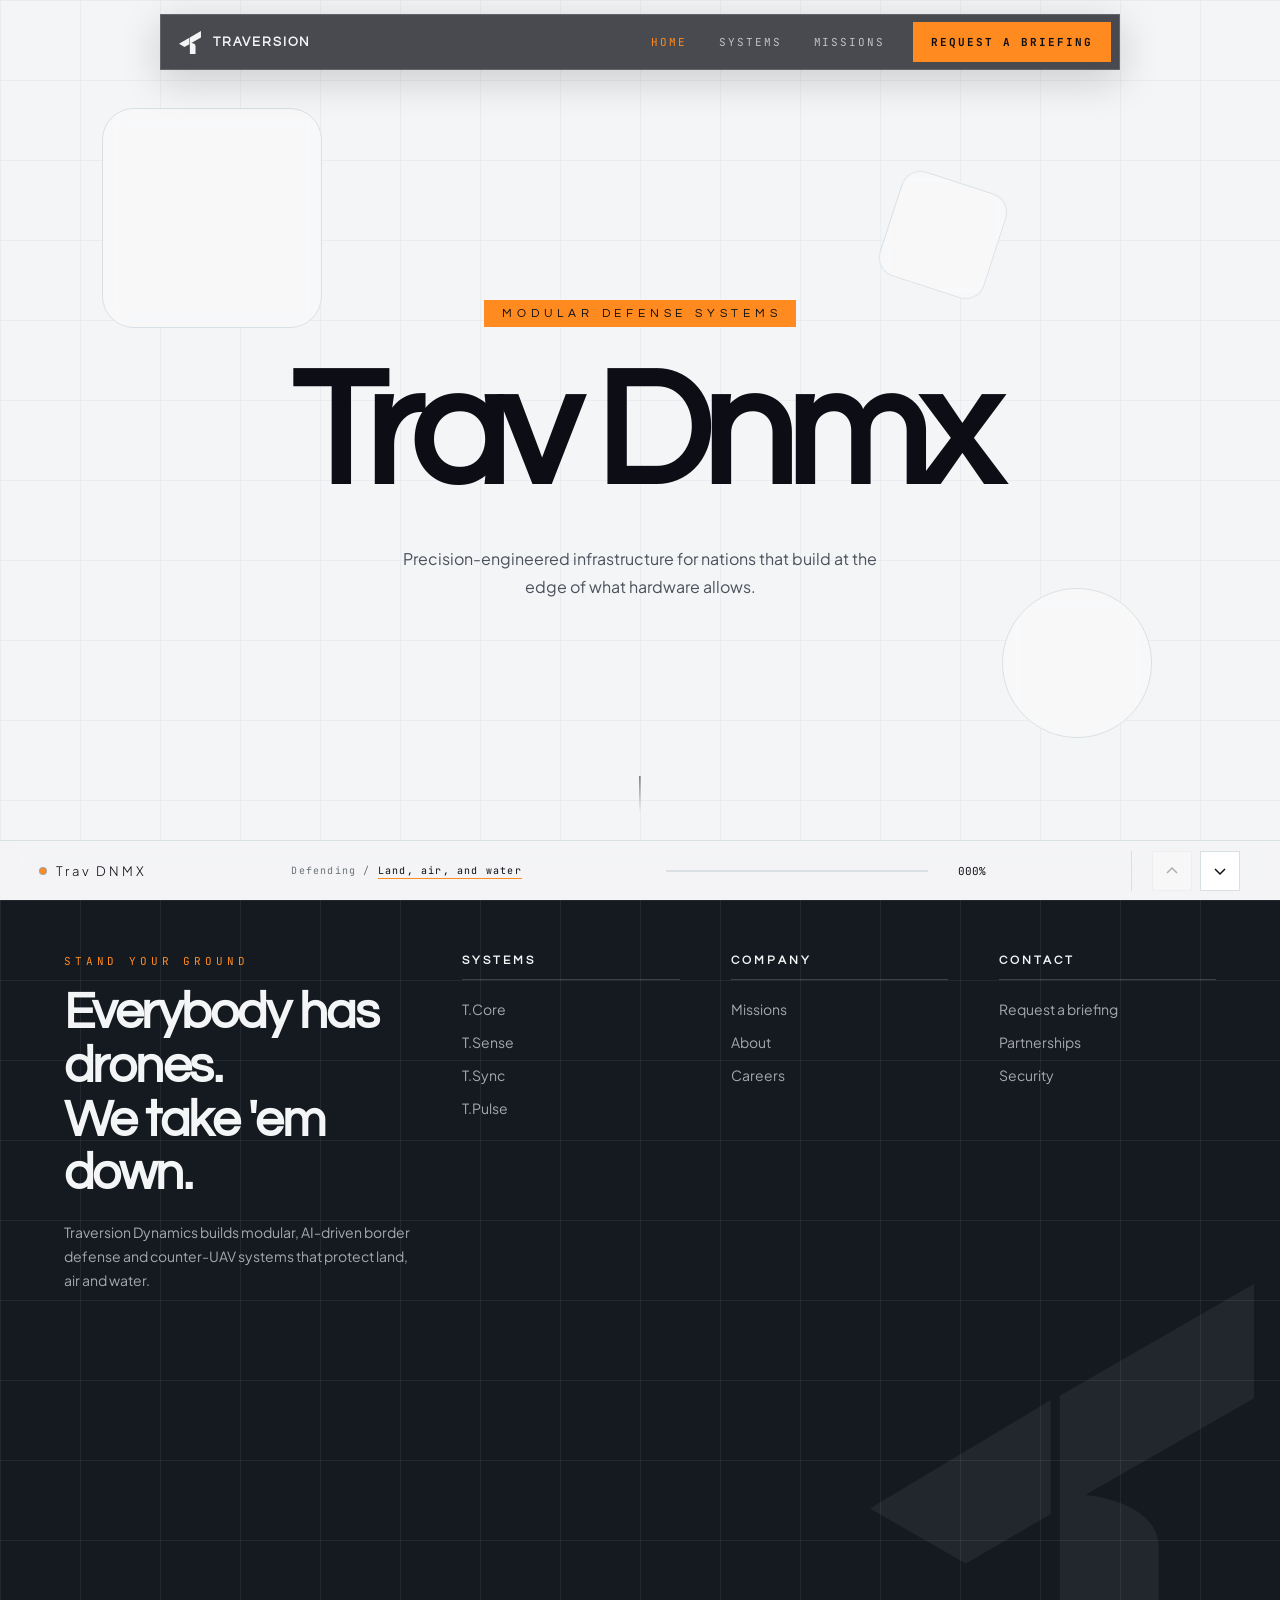
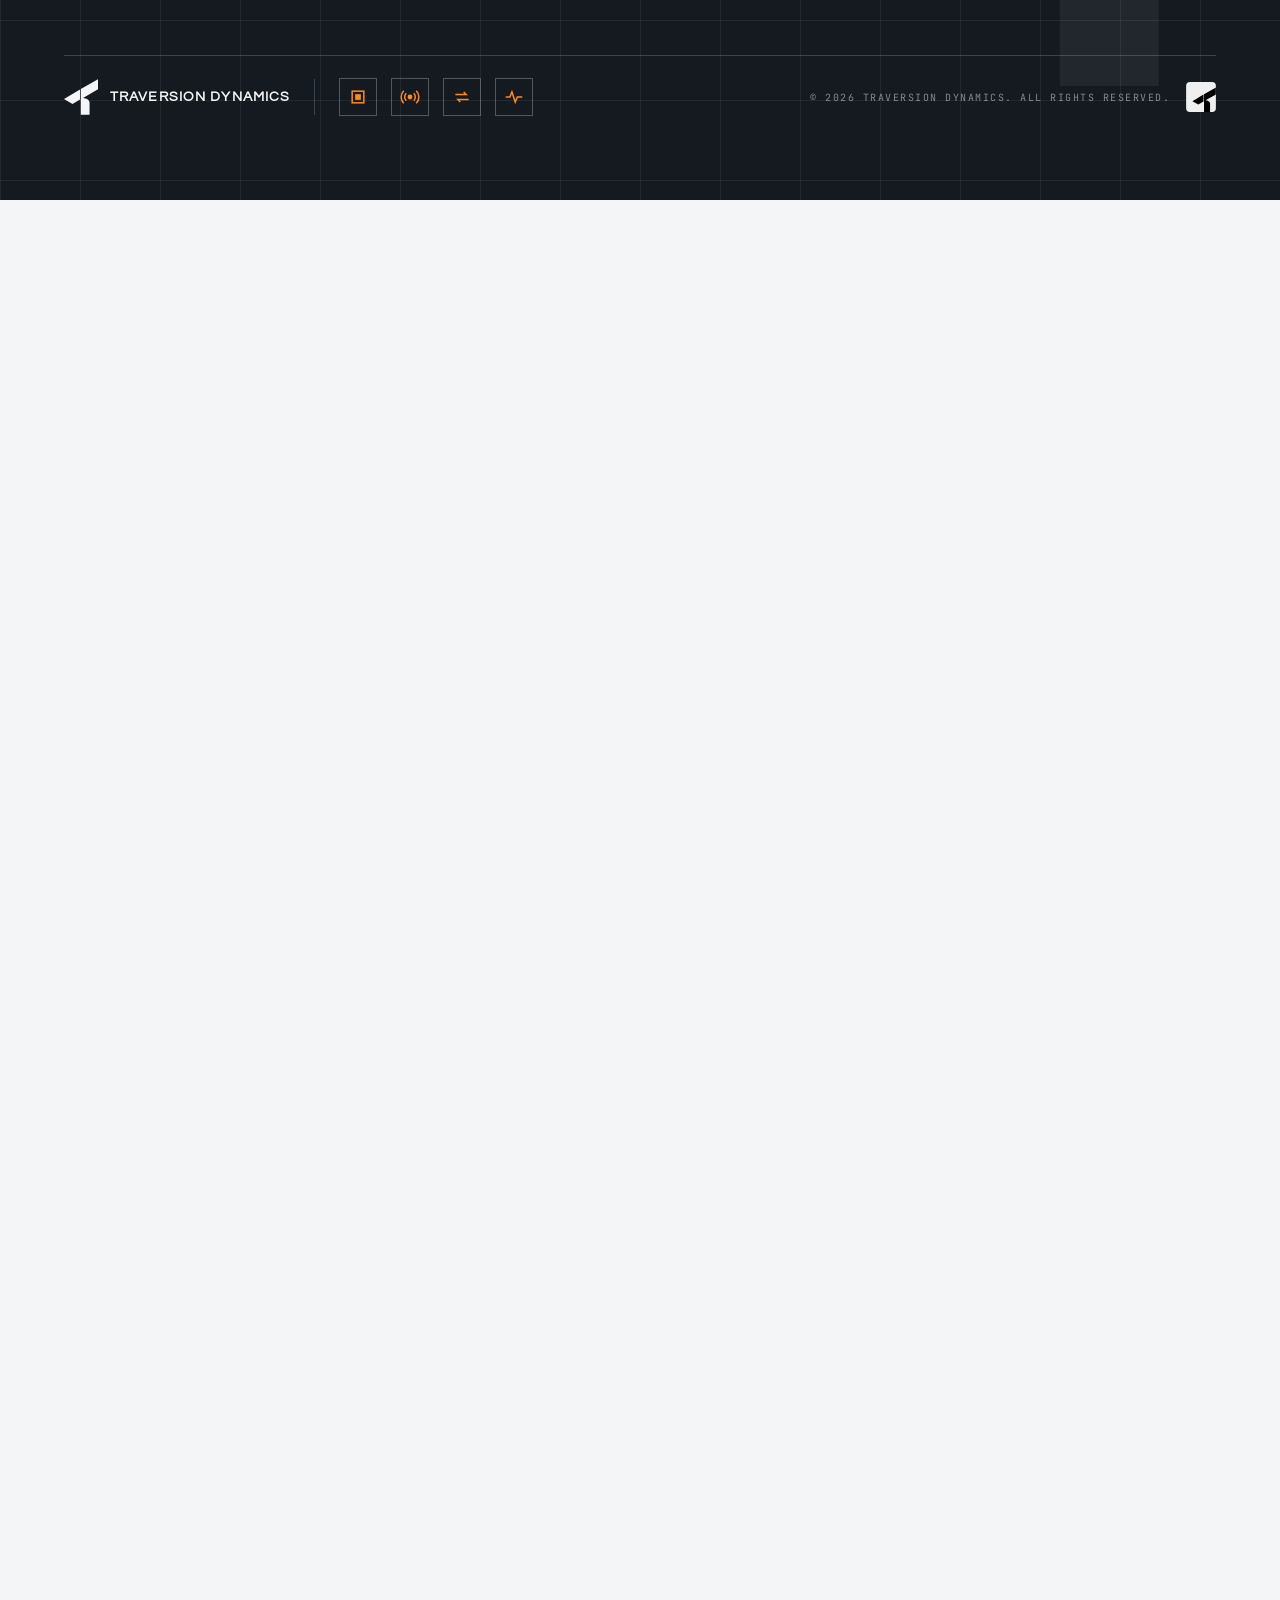
<file: index.html>
<!DOCTYPE html>

<html lang="en">
<head>
<meta charset="UTF-8">
<meta name="viewport" content="width=device-width, initial-scale=1.0">
<title>Traversion Dynamics | AI Border Defense & Counter-UAV Systems</title>
<meta name="description" content="Traversion Dynamics is a deep-tech AI startup building modular border defense and counter-UAV systems: T.Core, T.Sense, T.Sync and T.Pulse for land, air and water.">
<meta name="keywords" content="counter-UAV, counter drone, border defense, drone detection, AI defense, modular defense systems, Traversion Dynamics">
<meta name="robots" content="index, follow, max-image-preview:large">
<meta name="theme-color" content="#0D0E15">
<meta name="author" content="Traversion Dynamics">
<link rel="icon" type="image/svg+xml" href="images/favicon.svg">
<link rel="icon" type="image/svg+xml" href="images/logo-dark.svg" media="(prefers-color-scheme: light)">
<link rel="icon" type="image/svg+xml" href="images/logo.svg" media="(prefers-color-scheme: dark)">
<meta property="og:type" content="website">
<meta property="og:site_name" content="Traversion Dynamics">
<meta property="og:title" content="Traversion Dynamics | AI Border Defense & Counter-UAV Systems">
<meta property="og:description" content="Everybody has drones. We take 'em down. Modular AI defense systems for land, air and water.">
<meta name="twitter:card" content="summary_large_image">
<meta name="twitter:title" content="Traversion Dynamics | AI Border Defense & Counter-UAV Systems">
<meta name="twitter:description" content="Everybody has drones. We take 'em down. Modular AI defense systems for land, air and water.">
<script type="application/ld+json">
{
  "@context": "https://schema.org",
  "@type": "Organization",
  "name": "Traversion Dynamics",
  "alternateName": "Trav DNMX",
  "description": "Deep-tech AI startup for border defense and counter-UAV measures.",
  "logo": "images/logo-dark.svg",
  "makesOffer": [
    { "@type": "Offer", "itemOffered": { "@type": "Product", "name": "T.Core", "description": "Omnichannel software spine linking all Traversion products and services." } },
    { "@type": "Offer", "itemOffered": { "@type": "Product", "name": "T.Sense", "description": "Modular sensing units that detect incoming threats before they reach perimeter bounds." } },
    { "@type": "Offer", "itemOffered": { "@type": "Product", "name": "T.Sync", "description": "Closed-channel sync for analysis, communications and recon planning." } },
    { "@type": "Offer", "itemOffered": { "@type": "Product", "name": "T.Pulse", "description": "Suite of services for recon actions." } }
  ]
}
</script>
<link rel="preconnect" href="https://fonts.googleapis.com">
<link rel="preconnect" href="https://fonts.gstatic.com" crossorigin>
<link href="https://fonts.googleapis.com/css2?family=Plus+Jakarta+Sans:wght@300;400;500;600;700;800&family=JetBrains+Mono:wght@400;500;700&display=swap" rel="stylesheet">
<link href="https://fonts.googleapis.com/css2?family=Questrial&display=swap" rel="stylesheet">
<link rel="stylesheet" href="trav-dnmx-style.css">
<link rel="stylesheet" href="trav-dnmx-footer.css">
<link rel="stylesheet" href="trav-dnmx-nav.css">
</head>
<body data-page="home">

<header class="site-nav" id="siteNav">
  <a class="nav-brand" href="index.html" data-card="0" aria-label="Traversion Dynamics home">
    <img src="images/logo-mark-light.svg" alt="" width="22" height="23">
    <span>Traversion</span>
  </a>
  <button class="nav-toggle" type="button" aria-label="Toggle menu" aria-expanded="false" aria-controls="navLinks"><span></span></button>
  <ul class="nav-links" id="navLinks">
    <li><a href="index.html" data-card="0" class="is-active">Home</a></li>
    <li><a href="index.html#systems" data-card="2">Systems</a></li>
    <li><a href="missions.html">Missions</a></li>
    <li><a class="nav-cta" href="contact.html">Request a briefing</a></li>
  </ul>
</header>


<div class="scroll-spacer" aria-hidden="true"></div>

<!-- card 1: the floating hero -->
<section class="zcard card-hero" data-card="1">
  <div class="hero-grid" aria-hidden="true"></div>
  <div class="glass-shape glass-a" aria-hidden="true"></div>
  <div class="glass-shape glass-b" aria-hidden="true"></div>
  <div class="glass-shape glass-c" aria-hidden="true"></div>
  <div class="hero-stage">
    <p class="hero-eyebrow">Modular Defense Systems</p>
    <h1 class="hero-title">Trav Dnmx</h1>
    <p class="hero-sub">Precision-engineered infrastructure for nations that build at the edge of what hardware allows.</p>
  </div>
  <div class="hero-scroll-hint"></div>
</section>

<!-- card 2: the engineered image overlay -->
<section class="zcard card-macro" data-card="2">
  <img class="macro-img" src="images/trav-macro.jpg" alt="Macro view of the Nexus core module">
  <div class="macro-shade" aria-hidden="true"></div>
  <div class="crosshair-v" aria-hidden="true"></div>
  <div class="crosshair-h" aria-hidden="true"></div>
  <div class="node-dot" aria-hidden="true"></div>
  <div class="node-box">
    <p class="node-box-tag">NODE / NX-07 TELEMETRY</p>
    <div class="node-stat"><span>EFFICIENCY</span><span>98.4%</span></div>
    <div class="node-stat"><span>THERMAL DELTA</span><span>-12.6 C</span></div>
    <div class="node-stat"><span>SYNC LATENCY</span><span>0.8 ms</span></div>
  </div>
  <div class="macro-caption">
    <span class="mono">See Fast</span>
    <h2>Understand Faster.</h2>
  </div>
</section>

<!-- card 3: the kinetic accordion fold -->
<section class="zcard card-fold" data-card="3">
  <div class="fold-head">
    <h2>Four systems. One spine.</h2>
    <span class="mono">Matrix</span>
  </div>
  <div class="accordion" id="accordion">
    <button class="slice" type="button" aria-expanded="false">
      <img class="slice-img" src="images/trav-core.jpg" alt="Core processing array">
      <div class="slice-shade" aria-hidden="true"></div>
      <div class="slice-idle">
        <span class="slice-num">A.01</span>
        <span class="slice-idle-title">Core</span>
        <span class="slice-num" aria-hidden="true">+</span>
      </div>
      <div class="slice-reveal">
        <span class="mono">A.01 / Compute</span>
        <h3>T.Core</h3>
        <p>An omnichannel software spine that links all our products and services together.</p>
      </div>
    </button>

    <button class="slice" type="button" aria-expanded="false">
      <img class="slice-img" src="images/trav-sense.jpg" alt="Liquid cooling fluidics loop">
      <div class="slice-shade" aria-hidden="true"></div>
      <div class="slice-idle">
        <span class="slice-num">A.02</span>
        <span class="slice-idle-title">Sense</span>
        <span class="slice-num" aria-hidden="true">+</span>
      </div>
      <div class="slice-reveal">
        <span class="mono">A.02 / Sensors</span>
        <h3>T.Sense</h3>
        <p>A modular sensing units capable of detecting incoming threats before hitting perimeter bounds.</p>
      </div>
    </button>

    <button class="slice" type="button" aria-expanded="false">
      <img class="slice-img" src="images/trav-sync.jpg" alt="Power distribution grid">
      <div class="slice-shade" aria-hidden="true"></div>
      <div class="slice-idle">
        <span class="slice-num">A.03</span>
        <span class="slice-idle-title">Sync</span>
        <span class="slice-num" aria-hidden="true">+</span>
      </div>
      <div class="slice-reveal">
        <span class="mono">A.03 / Data & Comms</span>
        <h3>T.Sync</h3>
        <p>A closed channel sync for analysis, communications, and recon planning.</p>
      </div>
    </button>

    <button class="slice" type="button" aria-expanded="false">
      <img class="slice-img" src="images/trav-pulse.jpg" alt="Optical interconnect sync layer">
      <div class="slice-shade" aria-hidden="true"></div>
      <div class="slice-idle">
        <span class="slice-num">A.04</span>
        <span class="slice-idle-title">Pulse</span>
        <span class="slice-num" aria-hidden="true">+</span>
      </div>
      <div class="slice-reveal">
        <span class="mono">A.04 / Act</span>
        <h3>T.Pulse</h3>
        <p>A suite of services for recon actions.</p>
      </div>
    </button>
  </div>
</section>

<!-- card 4: the footer -->
<section class="zcard card-footer" data-card="4" id="contact">
  <footer class="site-footer" itemscope itemtype="https://schema.org/Organization">
    <div class="footer-grid-bg" aria-hidden="true"></div>
    <img class="footer-watermark" src="images/logo-mark-light.svg" alt="" aria-hidden="true">

    <div class="footer-top">
      <div class="footer-intro">
        <p class="footer-tag">Stand your ground</p>
        <h2 class="footer-title">Everybody has drones.<br>We take 'em down.</h2>
        <p class="footer-blurb" itemprop="description">Traversion Dynamics builds modular, AI-driven border defense and counter-UAV systems that protect land, air and water.</p>
      </div>
      <nav class="footer-col" aria-label="Systems">
        <h4>Systems</h4>
        <ul><li><a href="index.html#systems" data-card="2">T.Core</a></li><li><a href="index.html#systems" data-card="2">T.Sense</a></li><li><a href="index.html#systems" data-card="2">T.Sync</a></li><li><a href="index.html#systems" data-card="2">T.Pulse</a></li></ul>
      </nav>
      <nav class="footer-col" aria-label="Company">
        <h4>Company</h4>
        <ul>
          <li><a href="missions.html">Missions</a></li>
          <li><a href="#">About</a></li>
          <li><a href="#">Careers</a></li>
        </ul>
      </nav>
      <nav class="footer-col" aria-label="Contact">
        <h4>Contact</h4>
        <ul>
          <li><a href="contact.html">Request a briefing</a></li>
          <li><a href="contact.html?topic=partnership">Partnerships</a></li>
          <li><a href="contact.html?topic=security">Security</a></li>
        </ul>
      </nav>
    </div>

    <div class="footer-bottom">
      <div class="footer-logos">
        <a class="footer-logo-main" href="index.html" data-card="0" aria-label="Traversion Dynamics home">
          <img src="images/logo-mark-light.svg" alt="Traversion Dynamics logo" itemprop="logo" width="34" height="36">
          <span itemprop="name">TRAVERSION DYNAMICS</span>
        </a>
        <a class="product-logo" href="index.html#systems" data-card="2" aria-label="T.Core logo" title="T.Core">
          <svg viewBox="0 0 24 24" fill="none" stroke="currentColor" stroke-width="1.8" aria-hidden="true"><rect x="5" y="5" width="14" height="14"/><rect x="9.5" y="9.5" width="5" height="5" fill="currentColor"/></svg>
        </a>
        <a class="product-logo" href="index.html#systems" data-card="2" aria-label="T.Sense logo" title="T.Sense">
          <svg viewBox="0 0 24 24" fill="none" stroke="currentColor" stroke-width="1.8" aria-hidden="true"><circle cx="12" cy="12" r="2" fill="currentColor"/><path d="M7.5 7.5a6.4 6.4 0 0 0 0 9M16.5 7.5a6.4 6.4 0 0 1 0 9M4.5 4.5a10.6 10.6 0 0 0 0 15M19.5 4.5a10.6 10.6 0 0 1 0 15"/></svg>
        </a>
        <a class="product-logo" href="index.html#systems" data-card="2" aria-label="T.Sync logo" title="T.Sync">
          <svg viewBox="0 0 24 24" fill="none" stroke="currentColor" stroke-width="1.8" aria-hidden="true"><path d="M4 9h13l-3-3M20 15H7l3 3"/></svg>
        </a>
        <a class="product-logo" href="index.html#systems" data-card="2" aria-label="T.Pulse logo" title="T.Pulse">
          <svg viewBox="0 0 24 24" fill="none" stroke="currentColor" stroke-width="1.8" aria-hidden="true"><path d="M2 12h5l2.5-6 4 12 2.5-6H22"/></svg>
        </a>
      </div>
      <div class="footer-end">
        <p class="footer-legal">&copy; 2026 Traversion Dynamics. All rights reserved.</p>
        <img class="footer-tile" src="images/logo.svg" alt="" width="30" height="30" aria-hidden="true">
      </div>
    </div>
  </footer>
</section>

<!-- permanent hud signature bar -->
<footer class="hud">
  <a class="hud-brand" href="#" rel="nofollow noopener">
    <span class="dot" aria-hidden="true"></span>Trav DNMX
  </a>
  <span class="hud-credit">Defending / <a href="#" rel="nofollow noopener">Land, air, and water</a></span>
  <div class="hud-progress">
    <div class="hud-track"><div class="hud-fill" id="hudFill"></div></div>
    <span class="hud-pct" id="hudPct">000%</span>
  </div>
  <div class="hud-nav">
    <button class="hud-arrow" id="navUp" type="button" aria-label="Previous section">
      <svg viewBox="0 0 14 14" fill="none" xmlns="http://www.w3.org/2000/svg" aria-hidden="true"><path d="M2 9L7 4L12 9" stroke="currentColor" stroke-width="1.5"/></svg>
    </button>
    <button class="hud-arrow" id="navDown" type="button" aria-label="Next section">
      <svg viewBox="0 0 14 14" fill="none" xmlns="http://www.w3.org/2000/svg" aria-hidden="true"><path d="M2 5L7 10L12 5" stroke="currentColor" stroke-width="1.5"/></svg>
    </button>
  </div>
</footer>

<script src="trav-dnmx-script.js"></script>
<script src="trav-dnmx-nav.js"></script>
</body>
</html>
</file>
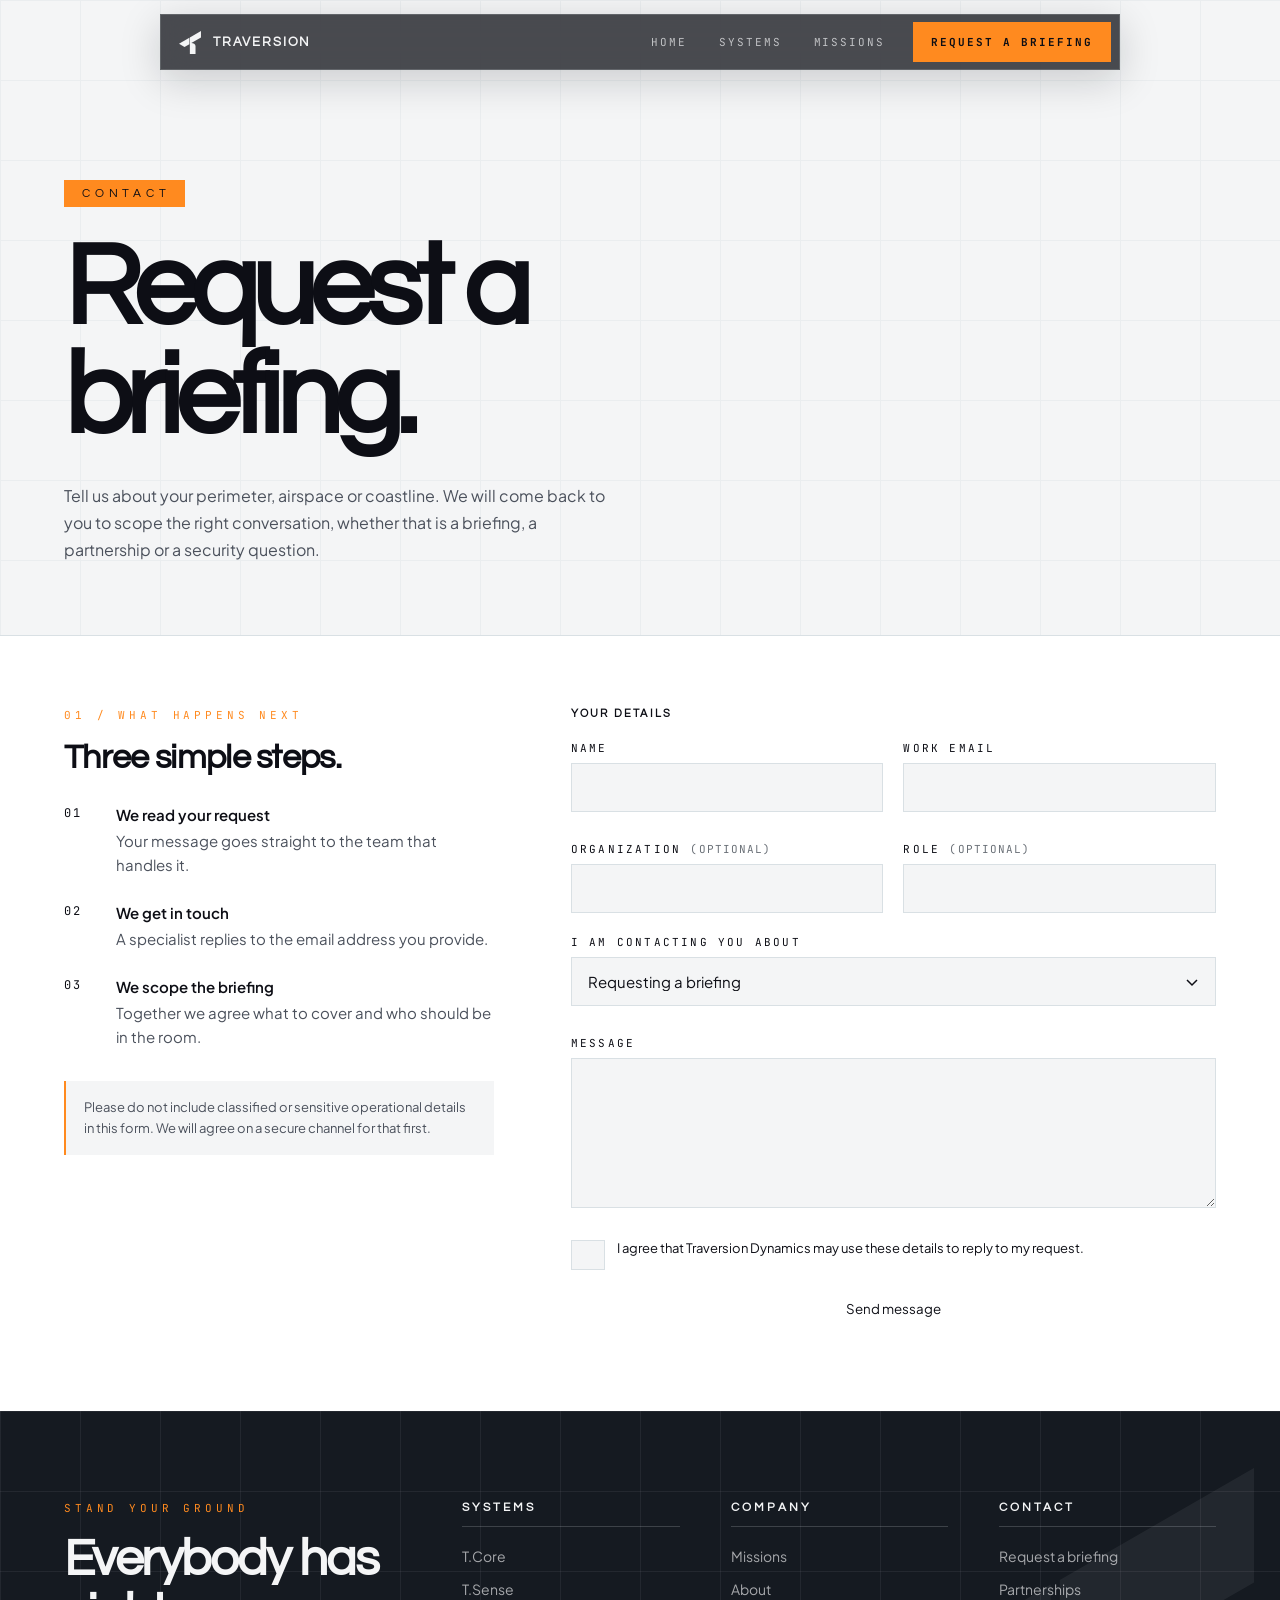
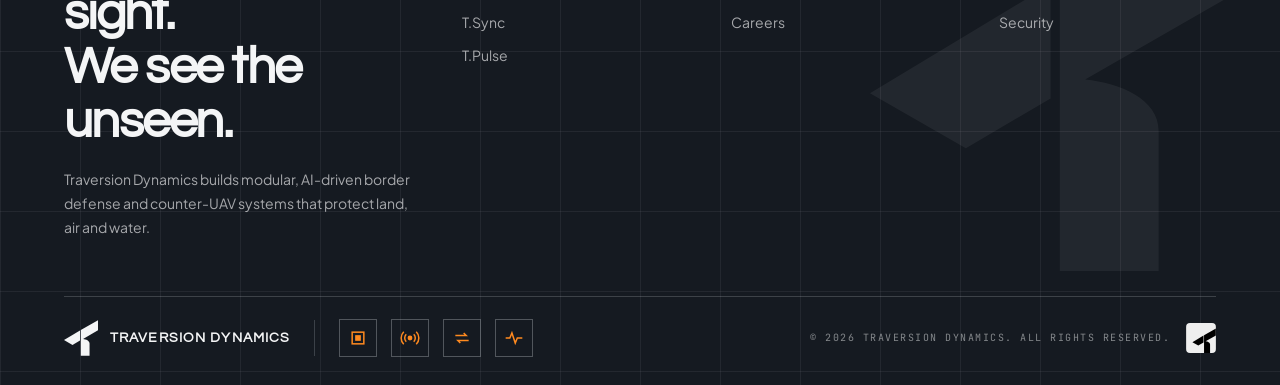
<file: contact.html>
<!DOCTYPE html>

<html lang="en">
<head>
<meta charset="UTF-8">
<meta name="viewport" content="width=device-width, initial-scale=1.0">
<title>Contact | Request a Briefing | Traversion Dynamics</title>
<meta name="description" content="Contact Traversion Dynamics to request a briefing on border defense, counter-UAV, coastal security and recon planning systems, or to discuss partnerships.">
<meta name="keywords" content="contact Traversion Dynamics, request a briefing, counter-UAV, border defense, defense partnerships">
<meta name="robots" content="index, follow, max-image-preview:large">
<meta name="theme-color" content="#0D0E15">
<meta name="author" content="Traversion Dynamics">
<link rel="icon" type="image/svg+xml" href="images/favicon.svg">
<link rel="icon" type="image/svg+xml" href="images/logo-dark.svg" media="(prefers-color-scheme: light)">
<link rel="icon" type="image/svg+xml" href="images/logo.svg" media="(prefers-color-scheme: dark)">
<meta property="og:type" content="website">
<meta property="og:site_name" content="Traversion Dynamics">
<meta property="og:title" content="Contact | Traversion Dynamics">
<meta property="og:description" content="Request a briefing or start a partnership conversation with Traversion Dynamics.">
<meta name="twitter:card" content="summary_large_image">
<meta name="twitter:title" content="Contact | Traversion Dynamics">
<meta name="twitter:description" content="Request a briefing or start a partnership conversation with Traversion Dynamics.">
<script type="application/ld+json">
{
  "@context": "https://schema.org",
  "@type": "ContactPage",
  "name": "Contact | Traversion Dynamics",
  "description": "Request a briefing or start a partnership conversation with Traversion Dynamics.",
  "isPartOf": { "@type": "WebSite", "name": "Traversion Dynamics" },
  "publisher": { "@type": "Organization", "name": "Traversion Dynamics", "logo": "images/logo-dark.svg" }
}
</script>
<link rel="preconnect" href="https://fonts.googleapis.com">
<link rel="preconnect" href="https://fonts.gstatic.com" crossorigin>
<link href="https://fonts.googleapis.com/css2?family=Plus+Jakarta+Sans:wght@300;400;500;600;700;800&family=JetBrains+Mono:wght@400;500;700&display=swap" rel="stylesheet">
<link href="https://fonts.googleapis.com/css2?family=Questrial&display=swap" rel="stylesheet">
<link rel="stylesheet" href="trav-dnmx-style.css">
<link rel="stylesheet" href="trav-dnmx-footer.css">
<link rel="stylesheet" href="trav-dnmx-nav.css">
<link rel="stylesheet" href="contact.css">
</head>
<body class="page-contact" data-page="contact">

<header class="site-nav" id="siteNav">
  <a class="nav-brand" href="index.html" aria-label="Traversion Dynamics home">
    <img src="images/logo-mark-light.svg" alt="" width="22" height="23">
    <span>Traversion</span>
  </a>
  <button class="nav-toggle" type="button" aria-label="Toggle menu" aria-expanded="false" aria-controls="navLinks"><span></span></button>
  <ul class="nav-links" id="navLinks">
    <li><a href="index.html">Home</a></li>
    <li><a href="index.html#systems" data-card="2">Systems</a></li>
    <li><a href="missions.html">Missions</a></li>
    <li><a class="nav-cta" href="contact.html" aria-current="page">Request a briefing</a></li>
  </ul>
</header>

<main>
  <section class="c-hero">
    <p class="hero-eyebrow">Contact</p>
    <h1 class="c-title">Request a<br>briefing.</h1>
    <p class="c-sub">Tell us about your perimeter, airspace or coastline. We will come back to you to scope the right conversation, whether that is a briefing, a partnership or a security question.</p>
  </section>

  <section class="c-body">
    <aside class="c-info">
      <p class="c-tag">01 / What happens next</p>
      <h2>Three simple steps.</h2>
      <ol class="c-steps">
        <li><strong>We read your request</strong>Your message goes straight to the team that handles it.</li>
        <li><strong>We get in touch</strong>A specialist replies to the email address you provide.</li>
        <li><strong>We scope the briefing</strong>Together we agree what to cover and who should be in the room.</li>
      </ol>
      <p class="c-note">Please do not include classified or sensitive operational details in this form. We will agree on a secure channel for that first.</p>
    </aside>

    <form class="c-form" id="contactForm" novalidate aria-labelledby="form-title">
      <h2 id="form-title" class="c-legend" style="grid-column:1/-1">Your details</h2>

      <div class="c-field">
        <label for="f-name">Name</label>
        <input id="f-name" name="name" type="text" autocomplete="name" required>
        <p class="c-error" data-error-for="name" aria-live="polite"></p>
      </div>

      <div class="c-field">
        <label for="f-email">Work email</label>
        <input id="f-email" name="email" type="email" autocomplete="email" required>
        <p class="c-error" data-error-for="email" aria-live="polite"></p>
      </div>

      <div class="c-field">
        <label for="f-org">Organization <span class="opt">(optional)</span></label>
        <input id="f-org" name="organization" type="text" autocomplete="organization">
      </div>

      <div class="c-field">
        <label for="f-role">Role <span class="opt">(optional)</span></label>
        <input id="f-role" name="role" type="text" autocomplete="organization-title">
      </div>

      <div class="c-field full">
        <label for="f-topic">I am contacting you about</label>
        <select id="f-topic" name="topic" required>
          <option value="briefing" selected>Requesting a briefing</option>
          <option value="border">Border perimeter defense</option>
          <option value="counter-uav">Counter-UAV protection</option>
          <option value="maritime">Coastal and maritime security</option>
          <option value="recon">Analysis and recon planning</option>
          <option value="partnership">A partnership</option>
          <option value="security">A security disclosure</option>
          <option value="other">Something else</option>
        </select>
        <p class="c-error" data-error-for="topic" aria-live="polite"></p>
      </div>

      <div class="c-field full">
        <label for="f-message">Message</label>
        <textarea id="f-message" name="message" required></textarea>
        <p class="c-error" data-error-for="message" aria-live="polite"></p>
      </div>

      <div class="c-hp" aria-hidden="true">
        <label for="f-website">Leave this field empty</label>
        <input id="f-website" name="website" type="text" tabindex="-1" autocomplete="off">
      </div>

      <div class="c-field full">
        <label class="c-consent" for="f-consent" style="text-transform:none;letter-spacing:0;font-family:inherit;font-size:13px">
          <input id="f-consent" name="consent" type="checkbox" required>
          <span>I agree that Traversion Dynamics may use these details to reply to my request.</span>
        </label>
        <p class="c-error" data-error-for="consent" aria-live="polite"></p>
      </div>

      <div class="c-field full c-actions">
        <button class="btn" id="submitBtn" type="submit">Send message</button>
      </div>

      <div class="c-field full">
        <p class="c-status" id="formStatus" role="status" aria-live="polite"></p>
      </div>
    </form>
  </section>
</main>

<footer class="site-footer" itemscope itemtype="https://schema.org/Organization">
    <div class="footer-grid-bg" aria-hidden="true"></div>
    <img class="footer-watermark" src="images/logo-mark-light.svg" alt="" aria-hidden="true">

    <div class="footer-top">
      <div class="footer-intro">
        <p class="footer-tag">Stand your ground</p>
        <h2 class="footer-title">Everybody has sight.<br>We see the unseen.</h2>
        <p class="footer-blurb" itemprop="description">Traversion Dynamics builds modular, AI-driven border defense and counter-UAV systems that protect land, air and water.</p>
      </div>
      <nav class="footer-col" aria-label="Systems">
        <h4>Systems</h4>
        <ul><li><a href="index.html#systems" data-card="2">T.Core</a></li><li><a href="index.html#systems" data-card="2">T.Sense</a></li><li><a href="index.html#systems" data-card="2">T.Sync</a></li><li><a href="index.html#systems" data-card="2">T.Pulse</a></li></ul>
      </nav>
      <nav class="footer-col" aria-label="Company">
        <h4>Company</h4>
        <ul>
          <li><a href="missions.html">Missions</a></li>
          <li><a href="#">About</a></li>
          <li><a href="#">Careers</a></li>
        </ul>
      </nav>
      <nav class="footer-col" aria-label="Contact">
        <h4>Contact</h4>
        <ul>
          <li><a href="contact.html">Request a briefing</a></li>
          <li><a href="contact.html?topic=partnership">Partnerships</a></li>
          <li><a href="contact.html?topic=security">Security</a></li>
        </ul>
      </nav>
    </div>

    <div class="footer-bottom">
      <div class="footer-logos">
        <a class="footer-logo-main" href="index.html" aria-label="Traversion Dynamics home">
          <img src="images/logo-mark-light.svg" alt="Traversion Dynamics logo" itemprop="logo" width="34" height="36">
          <span itemprop="name">TRAVERSION DYNAMICS</span>
        </a>
        <a class="product-logo" href="index.html#systems" data-card="2" aria-label="T.Core logo" title="T.Core">
          <svg viewBox="0 0 24 24" fill="none" stroke="currentColor" stroke-width="1.8" aria-hidden="true"><rect x="5" y="5" width="14" height="14"/><rect x="9.5" y="9.5" width="5" height="5" fill="currentColor"/></svg>
        </a>
        <a class="product-logo" href="index.html#systems" data-card="2" aria-label="T.Sense logo" title="T.Sense">
          <svg viewBox="0 0 24 24" fill="none" stroke="currentColor" stroke-width="1.8" aria-hidden="true"><circle cx="12" cy="12" r="2" fill="currentColor"/><path d="M7.5 7.5a6.4 6.4 0 0 0 0 9M16.5 7.5a6.4 6.4 0 0 1 0 9M4.5 4.5a10.6 10.6 0 0 0 0 15M19.5 4.5a10.6 10.6 0 0 1 0 15"/></svg>
        </a>
        <a class="product-logo" href="index.html#systems" data-card="2" aria-label="T.Sync logo" title="T.Sync">
          <svg viewBox="0 0 24 24" fill="none" stroke="currentColor" stroke-width="1.8" aria-hidden="true"><path d="M4 9h13l-3-3M20 15H7l3 3"/></svg>
        </a>
        <a class="product-logo" href="index.html#systems" data-card="2" aria-label="T.Pulse logo" title="T.Pulse">
          <svg viewBox="0 0 24 24" fill="none" stroke="currentColor" stroke-width="1.8" aria-hidden="true"><path d="M2 12h5l2.5-6 4 12 2.5-6H22"/></svg>
        </a>
      </div>
      <div class="footer-end">
        <p class="footer-legal">&copy; 2026 Traversion Dynamics. All rights reserved.</p>
        <img class="footer-tile" src="images/logo.svg" alt="" width="30" height="30" aria-hidden="true">
      </div>
    </div>
  </footer>

<script src="trav-dnmx-nav.js"></script>
<script src="contact.js"></script>
</body>
</html>
</file>
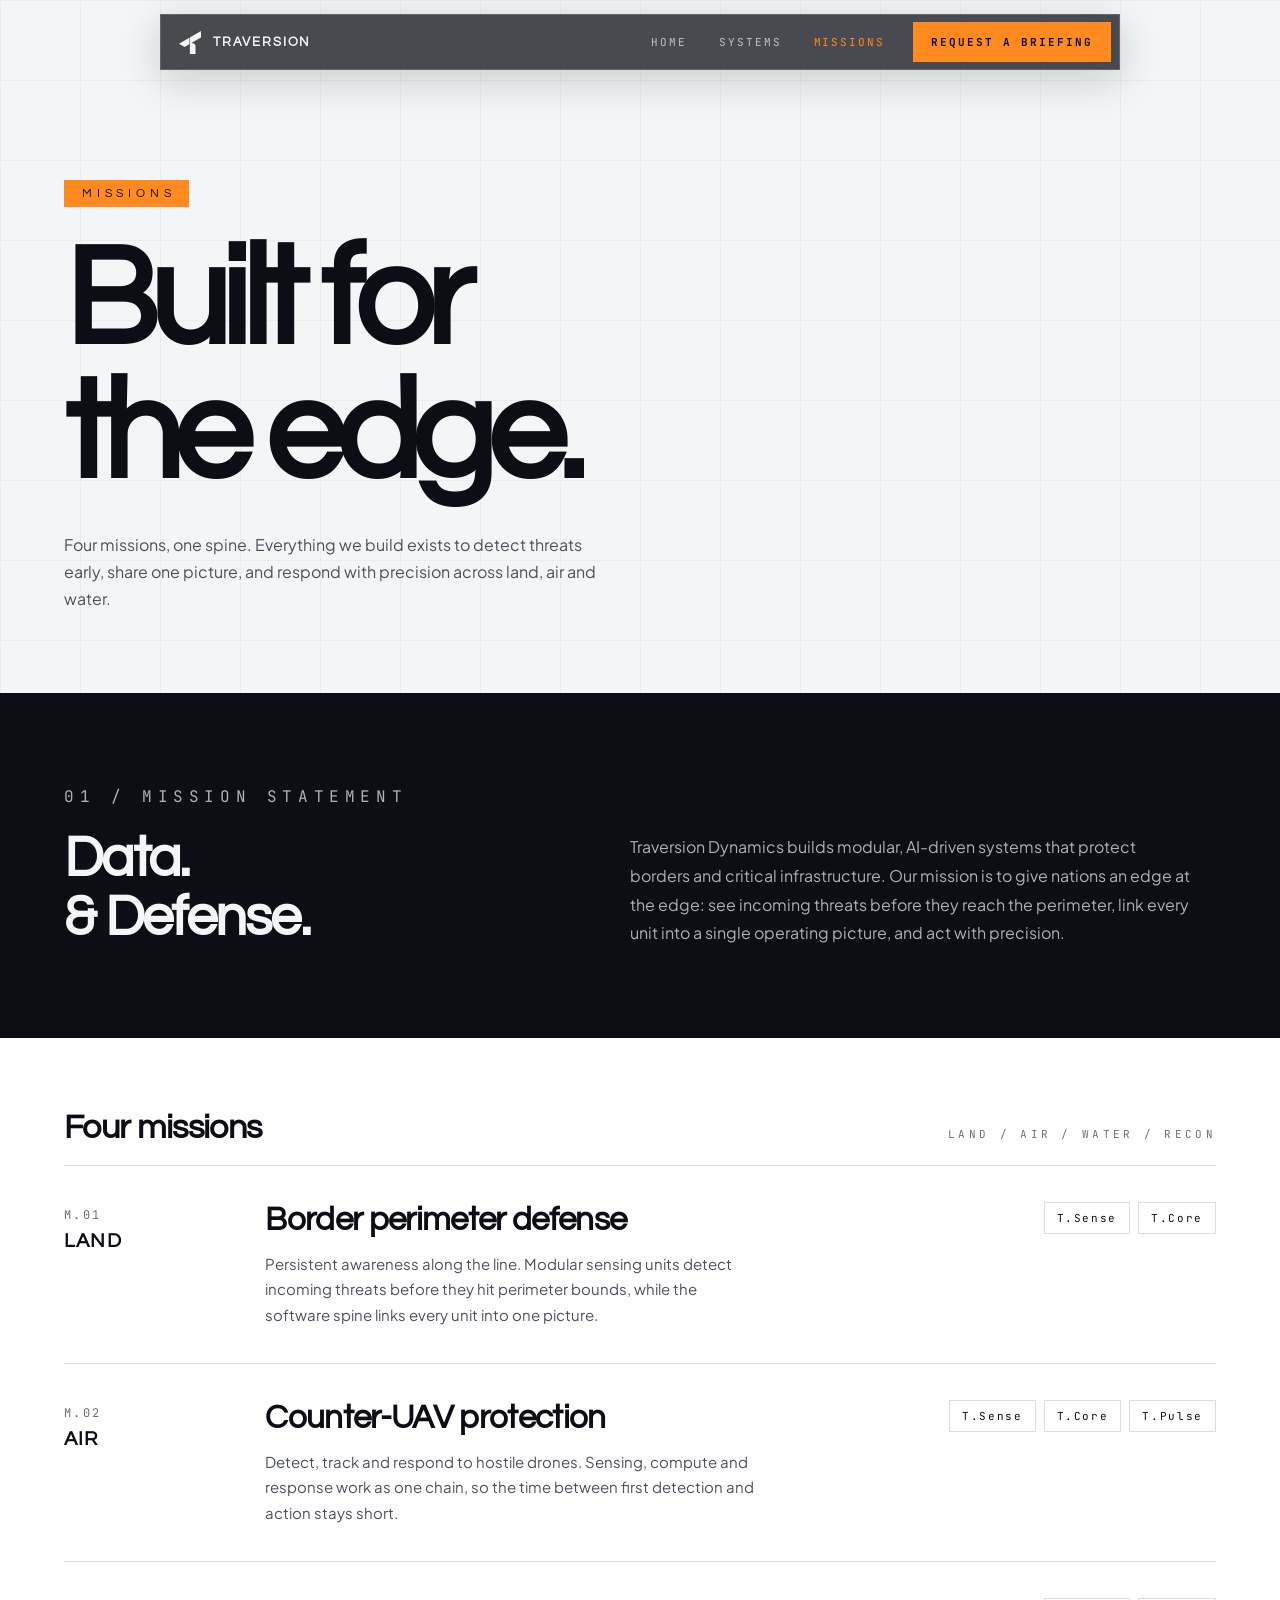
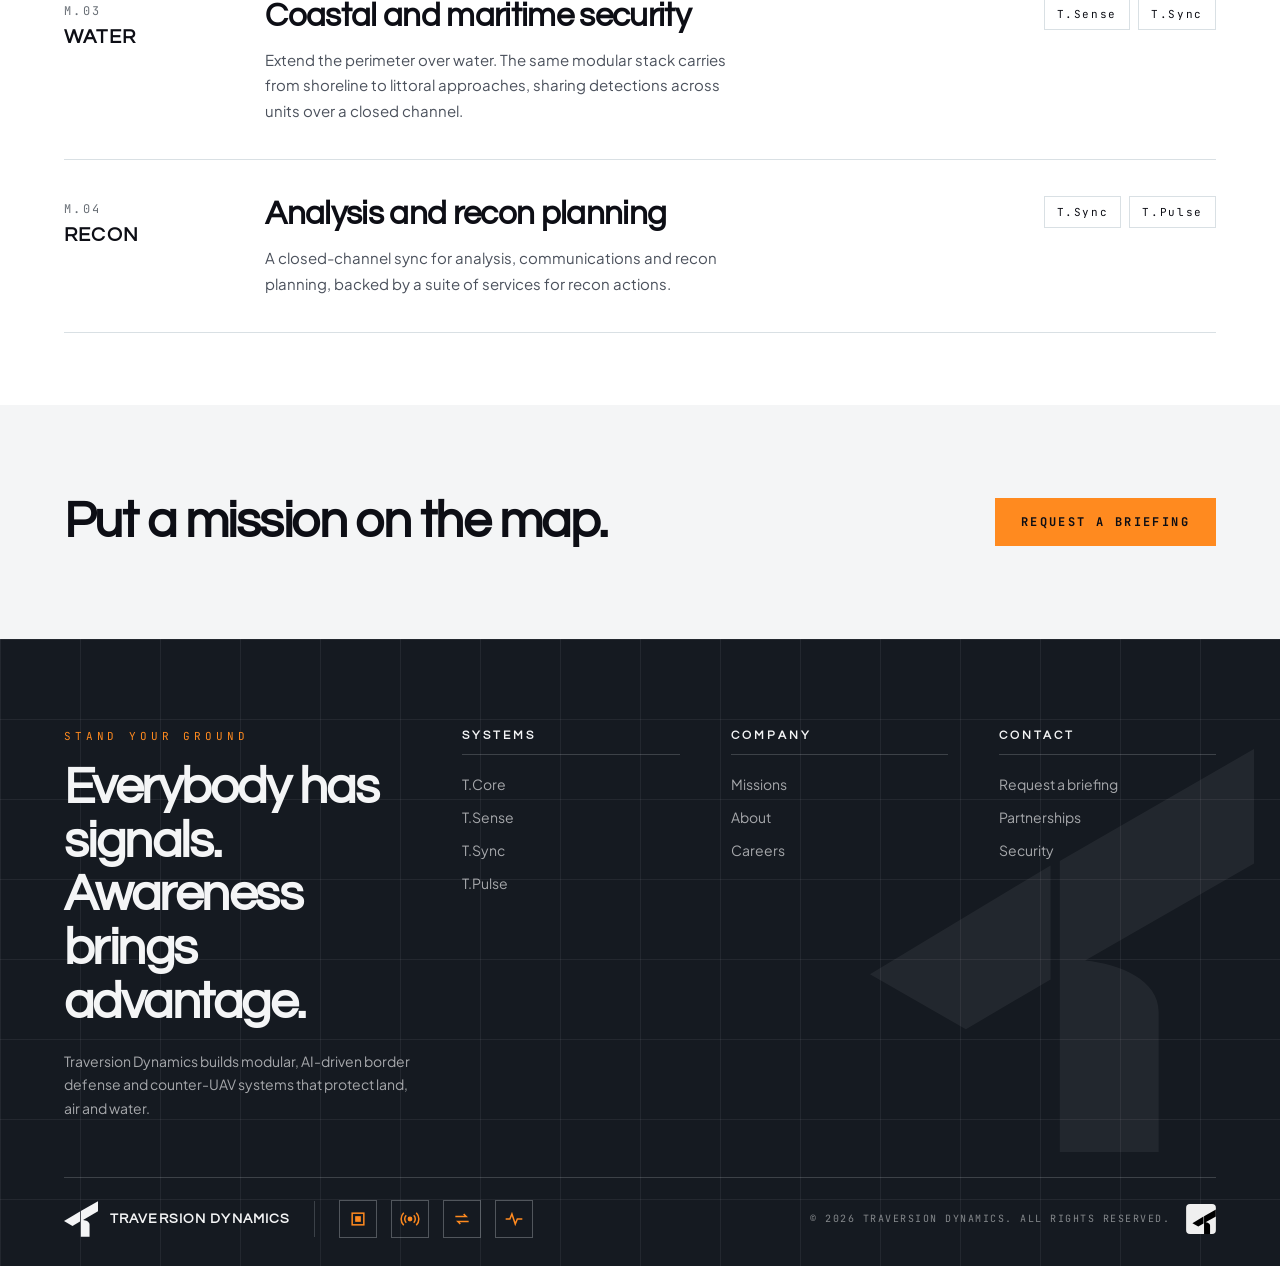
<file: missions.html>
<!DOCTYPE html>

<html lang="en">
<head>
<meta charset="UTF-8">
<meta name="viewport" content="width=device-width, initial-scale=1.0">
<title>Missions | Land, Air &amp; Water Defense | Traversion Dynamics</title>
<meta name="description" content="Traversion Dynamics missions: border perimeter defense, counter-UAV, coastal and maritime security, and recon planning, powered by the modular T.Core, T.Sense, T.Sync and T.Pulse systems.">
<meta name="keywords" content="counter-UAV, border defense, perimeter security, maritime security, recon planning, drone detection, Traversion Dynamics">
<meta name="robots" content="index, follow, max-image-preview:large">
<meta name="theme-color" content="#0D0E15">
<meta name="author" content="Traversion Dynamics">
<link rel="icon" type="image/svg+xml" href="images/favicon.svg">
<link rel="icon" type="image/svg+xml" href="images/logo-dark.svg" media="(prefers-color-scheme: light)">
<link rel="icon" type="image/svg+xml" href="images/logo.svg" media="(prefers-color-scheme: dark)">
<meta property="og:type" content="website">
<meta property="og:site_name" content="Traversion Dynamics">
<meta property="og:title" content="Missions | Traversion Dynamics">
<meta property="og:description" content="Four missions, one spine. Border perimeter, counter-UAV, coastal security and recon planning.">
<meta name="twitter:card" content="summary_large_image">
<meta name="twitter:title" content="Missions | Traversion Dynamics">
<meta name="twitter:description" content="Four missions, one spine. Border perimeter, counter-UAV, coastal security and recon planning.">
<script type="application/ld+json">
{
  "@context": "https://schema.org",
  "@type": "WebPage",
  "name": "Missions | Traversion Dynamics",
  "description": "Border perimeter defense, counter-UAV, coastal and maritime security, and recon planning.",
  "isPartOf": { "@type": "WebSite", "name": "Traversion Dynamics" },
  "publisher": { "@type": "Organization", "name": "Traversion Dynamics", "logo": "images/logo-dark.svg" }
}
</script>
<link rel="preconnect" href="https://fonts.googleapis.com">
<link rel="preconnect" href="https://fonts.gstatic.com" crossorigin>
<link href="https://fonts.googleapis.com/css2?family=Plus+Jakarta+Sans:wght@300;400;500;600;700;800&family=JetBrains+Mono:wght@400;500;700&display=swap" rel="stylesheet">
<link href="https://fonts.googleapis.com/css2?family=Questrial&display=swap" rel="stylesheet">
<link rel="stylesheet" href="trav-dnmx-style.css">
<link rel="stylesheet" href="trav-dnmx-footer.css">
<link rel="stylesheet" href="trav-dnmx-nav.css">
<link rel="stylesheet" href="missions.css">
</head>
<body class="page-missions" data-page="missions">

<header class="site-nav" id="siteNav">
  <a class="nav-brand" href="index.html" aria-label="Traversion Dynamics home">
    <img src="images/logo-mark-light.svg" alt="" width="22" height="23">
    <span>Traversion</span>
  </a>
  <button class="nav-toggle" type="button" aria-label="Toggle menu" aria-expanded="false" aria-controls="navLinks"><span></span></button>
  <ul class="nav-links" id="navLinks">
    <li><a href="index.html">Home</a></li>
    <li><a href="index.html#systems" data-card="2">Systems</a></li>
    <li><a href="missions.html" class="is-active" aria-current="page">Missions</a></li>
    <li><a class="nav-cta" href="contact.html">Request a briefing</a></li>
  </ul>
</header>

<main>
  <section class="m-hero">
    <p class="hero-eyebrow">Missions</p>
    <h1 class="m-title">Built for<br>the edge.</h1>
    <p class="m-sub">Four missions, one spine. Everything we build exists to detect threats early, share one picture, and respond with precision across land, air and water.</p>
  </section>

  <section class="m-statement" aria-labelledby="statement-title">
    <div>
      <p class="m-tag">01 / Mission statement</p>
      <h2 id="statement-title">Data.<br> &amp; Defense.</h2>
    </div>
    <p>Traversion Dynamics builds modular, AI-driven systems that protect borders and critical infrastructure. Our mission is to give nations an edge at the edge: see incoming threats before they reach the perimeter, link every unit into a single operating picture, and act with precision.</p>
  </section>

  <section class="m-list" aria-labelledby="missions-title">
    <div class="m-list-head">
      <h2 id="missions-title">Four missions</h2>
      <span class="mono">Land / Air / Water / Recon</span>
    </div>

    <article class="m-item">
      <div>
        <span class="m-num">M.01</span>
        <span class="m-domain">Land</span>
      </div>
      <div>
        <h3>Border perimeter defense</h3>
        <p>Persistent awareness along the line. Modular sensing units detect incoming threats before they hit perimeter bounds, while the software spine links every unit into one picture.</p>
      </div>
      <ul class="m-chips" aria-label="Systems used">
        <li>T.Sense</li>
        <li>T.Core</li>
      </ul>
    </article>

    <article class="m-item">
      <div>
        <span class="m-num">M.02</span>
        <span class="m-domain">Air</span>
      </div>
      <div>
        <h3>Counter-UAV protection</h3>
        <p>Detect, track and respond to hostile drones. Sensing, compute and response work as one chain, so the time between first detection and action stays short.</p>
      </div>
      <ul class="m-chips" aria-label="Systems used">
        <li>T.Sense</li>
        <li>T.Core</li>
        <li>T.Pulse</li>
      </ul>
    </article>

    <article class="m-item">
      <div>
        <span class="m-num">M.03</span>
        <span class="m-domain">Water</span>
      </div>
      <div>
        <h3>Coastal and maritime security</h3>
        <p>Extend the perimeter over water. The same modular stack carries from shoreline to littoral approaches, sharing detections across units over a closed channel.</p>
      </div>
      <ul class="m-chips" aria-label="Systems used">
        <li>T.Sense</li>
        <li>T.Sync</li>
      </ul>
    </article>

    <article class="m-item">
      <div>
        <span class="m-num">M.04</span>
        <span class="m-domain">Recon</span>
      </div>
      <div>
        <h3>Analysis and recon planning</h3>
        <p>A closed-channel sync for analysis, communications and recon planning, backed by a suite of services for recon actions.</p>
      </div>
      <ul class="m-chips" aria-label="Systems used">
        <li>T.Sync</li>
        <li>T.Pulse</li>
      </ul>
    </article>
  </section>

  <section class="m-cta">
    <h2>Put a mission on the map.</h2>
    <a class="btn" href="contact.html">Request a briefing</a>
  </section>
</main>

<footer class="site-footer" itemscope itemtype="https://schema.org/Organization">
    <div class="footer-grid-bg" aria-hidden="true"></div>
    <img class="footer-watermark" src="images/logo-mark-light.svg" alt="" aria-hidden="true">

    <div class="footer-top">
      <div class="footer-intro">
        <p class="footer-tag">Stand your ground</p>
        <h2 class="footer-title">Everybody has signals.<br>Awareness brings advantage.</h2>
        <p class="footer-blurb" itemprop="description">Traversion Dynamics builds modular, AI-driven border defense and counter-UAV systems that protect land, air and water.</p>
      </div>
      <nav class="footer-col" aria-label="Systems">
        <h4>Systems</h4>
        <ul><li><a href="index.html#systems" data-card="2">T.Core</a></li><li><a href="index.html#systems" data-card="2">T.Sense</a></li><li><a href="index.html#systems" data-card="2">T.Sync</a></li><li><a href="index.html#systems" data-card="2">T.Pulse</a></li></ul>
      </nav>
      <nav class="footer-col" aria-label="Company">
        <h4>Company</h4>
        <ul>
          <li><a href="missions.html">Missions</a></li>
          <li><a href="#">About</a></li>
          <li><a href="#">Careers</a></li>
        </ul>
      </nav>
      <nav class="footer-col" aria-label="Contact">
        <h4>Contact</h4>
        <ul>
          <li><a href="contact.html">Request a briefing</a></li>
          <li><a href="contact.html?topic=partnership">Partnerships</a></li>
          <li><a href="contact.html?topic=security">Security</a></li>
        </ul>
      </nav>
    </div>

    <div class="footer-bottom">
      <div class="footer-logos">
        <a class="footer-logo-main" href="index.html" aria-label="Traversion Dynamics home">
          <img src="images/logo-mark-light.svg" alt="Traversion Dynamics logo" itemprop="logo" width="34" height="36">
          <span itemprop="name">TRAVERSION DYNAMICS</span>
        </a>
        <a class="product-logo" href="index.html#systems" data-card="2" aria-label="T.Core logo" title="T.Core">
          <svg viewBox="0 0 24 24" fill="none" stroke="currentColor" stroke-width="1.8" aria-hidden="true"><rect x="5" y="5" width="14" height="14"/><rect x="9.5" y="9.5" width="5" height="5" fill="currentColor"/></svg>
        </a>
        <a class="product-logo" href="index.html#systems" data-card="2" aria-label="T.Sense logo" title="T.Sense">
          <svg viewBox="0 0 24 24" fill="none" stroke="currentColor" stroke-width="1.8" aria-hidden="true"><circle cx="12" cy="12" r="2" fill="currentColor"/><path d="M7.5 7.5a6.4 6.4 0 0 0 0 9M16.5 7.5a6.4 6.4 0 0 1 0 9M4.5 4.5a10.6 10.6 0 0 0 0 15M19.5 4.5a10.6 10.6 0 0 1 0 15"/></svg>
        </a>
        <a class="product-logo" href="index.html#systems" data-card="2" aria-label="T.Sync logo" title="T.Sync">
          <svg viewBox="0 0 24 24" fill="none" stroke="currentColor" stroke-width="1.8" aria-hidden="true"><path d="M4 9h13l-3-3M20 15H7l3 3"/></svg>
        </a>
        <a class="product-logo" href="index.html#systems" data-card="2" aria-label="T.Pulse logo" title="T.Pulse">
          <svg viewBox="0 0 24 24" fill="none" stroke="currentColor" stroke-width="1.8" aria-hidden="true"><path d="M2 12h5l2.5-6 4 12 2.5-6H22"/></svg>
        </a>
      </div>
      <div class="footer-end">
        <p class="footer-legal">&copy; 2026 Traversion Dynamics. All rights reserved.</p>
        <img class="footer-tile" src="images/logo.svg" alt="" width="30" height="30" aria-hidden="true">
      </div>
    </div>
  </footer>

<script src="trav-dnmx-nav.js"></script>
</body>
</html>
</file>
<file: trav-dnmx-style.css>
:root {
  --titanium: #F4F5F6; /* brushed titanium, cool metallic light grey */
  --carbon: #0D0E15; /* carbon matte, deep light-absorbing dark */
  --accent: #FF8A1F; /* signal orange, defence-tech accent */
  --steel: #D9E0E4; /* muted steel lines and borders */
  --graphite: #151A21; /* deep blue-graphite */
  --white: #FFFFFF;
  --hud-h: 60px;
  --ease-silk: cubic-bezier(0.16, 1, 0.3, 1);
}

* { margin: 0; padding: 0; box-sizing: border-box; }

html { scroll-behavior: auto; }

body {
  font-family: 'Plus Jakarta Sans', sans-serif;
  background: var(--titanium);
  color: var(--carbon);
  overflow-x: hidden;
  -webkit-font-smoothing: antialiased;
}

img { display: block; max-width: 100%; }

a { color: inherit; text-decoration: none; }

button { font-family: inherit; border: none; background: none; cursor: pointer; color: inherit; }

.mono { font-family: 'JetBrains Mono', monospace; }

/* ---------- scroll spacer creates the 400vh track ---------- */
.scroll-spacer { height: 400vh; }

/* ---------- z-depth card engine ---------- */
.zcard {
  position: fixed;
  top: 0;
  left: 0;
  width: 100vw;
  height: 100vh;
  height: 100svh;
  transform-origin: top center;
  will-change: transform, opacity;
  overflow: hidden;
}

.zcard[data-card="1"] { z-index: 10; }
.zcard[data-card="2"] { z-index: 20; transform: translateY(100%); }
.zcard[data-card="3"] { z-index: 30; transform: translateY(100%); }
.zcard[data-card="4"] { z-index: 40; transform: translateY(100%); }

/* ---------- card 1: the floating hero ---------- */
.card-hero {
  background: var(--titanium);
  display: flex;
  align-items: center;
  justify-content: center;
}

.hero-stage {
  position: relative;
  text-align: center;
  z-index: 5;
  padding: 0 24px;
}

.hero-eyebrow {
  font-family: 'JetBrains Mono', monospace;
  font-size: 12px;
  letter-spacing: 0.4em;
  text-transform: uppercase;
  color: var(--carbon);
  background: var(--accent);
  display: inline-block;
  padding: 7px 14px 7px 18px;
  margin-bottom: 28px;
}

.hero-title {
  font-size: clamp(56px, 13vw, 180px);
  font-weight: 800;
  letter-spacing: -0.04em;
  line-height: 0.95;
  color: var(--carbon);
}

.hero-sub {
  margin: 32px auto 0;
  max-width: 480px;
  font-size: 16px;
  font-weight: 400;
  line-height: 1.7;
  color: #4B515C;
}

.hero-scroll-hint {
  position: absolute;
  bottom: calc(var(--hud-h) + 28px);
  left: 50%;
  transform: translateX(-50%);
  font-family: 'JetBrains Mono', monospace;
  font-size: 11px;
  letter-spacing: 0.3em;
  text-transform: uppercase;
  color: #6A7077;
  display: flex;
  align-items: center;
  gap: 12px;
}

.hero-scroll-hint::after {
  content: "";
  width: 1px;
  height: 36px;
  background: linear-gradient(to bottom, var(--carbon), transparent);
  animation: hint-drop 2.2s var(--ease-silk) infinite;
}

@keyframes hint-drop {
  0% { transform: scaleY(0); transform-origin: top; }
  55% { transform: scaleY(1); transform-origin: top; }
  56% { transform-origin: bottom; }
  100% { transform: scaleY(0); transform-origin: bottom; }
}

/* floating translucent glass shapes */
.glass-shape {
  position: absolute;
  backdrop-filter: blur(10px);
  -webkit-backdrop-filter: blur(10px);
  background: rgba(255, 255, 255, 0.35);
  border: 1px solid var(--steel);
  z-index: 2;
}

.glass-a {
  width: 220px;
  height: 220px;
  top: 12%;
  left: 8%;
  border-radius: 32px;
  animation: bob-a 9s ease-in-out infinite;
}

.glass-b {
  width: 150px;
  height: 150px;
  bottom: 18%;
  right: 10%;
  border-radius: 50%;
  animation: bob-b 7s ease-in-out infinite;
}

.glass-c {
  width: 110px;
  height: 110px;
  top: 20%;
  right: 22%;
  border-radius: 20px;
  transform: rotate(18deg);
  animation: bob-c 11s ease-in-out infinite;
}

@keyframes bob-a {
  0%, 100% { transform: translateY(0); }
  50% { transform: translateY(-26px); }
}

@keyframes bob-b {
  0%, 100% { transform: translateY(0); }
  50% { transform: translateY(22px); }
}

@keyframes bob-c {
  0%, 100% { transform: translateY(0) rotate(18deg); }
  50% { transform: translateY(-18px) rotate(24deg); }
}

/* faint engineering grid behind the hero */
.hero-grid {
  position: absolute;
  inset: 0;
  background-image: linear-gradient(var(--steel) 1px, transparent 1px), linear-gradient(90deg, var(--steel) 1px, transparent 1px);
  background-size: 80px 80px;
  opacity: 0.35;
  z-index: 1;
}

/* ---------- card 2: the engineered image overlay ---------- */
.card-macro { background: var(--carbon); }

.macro-img {
  position: absolute;
  inset: 0;
  width: 100%;
  height: 100%;
  object-fit: cover;
}

.macro-shade {
  position: absolute;
  inset: 0;
  background: linear-gradient(to bottom, rgba(13, 14, 21, 0.25), rgba(13, 14, 21, 0.05) 40%, rgba(13, 14, 21, 0.35));
}

.crosshair-v, .crosshair-h { position: absolute; background: rgba(255, 255, 255, 0.4); }

.crosshair-v { top: 0; bottom: 0; left: 62%; width: 1px; }

.crosshair-h { left: 0; right: 0; top: 40%; height: 1px; }

.node-dot {
  position: absolute;
  left: 62%;
  top: 40%;
  width: 12px;
  height: 12px;
  border-radius: 50%;
  background: var(--accent);
  transform: translate(-50%, -50%);
  box-shadow: 0 0 0 6px rgba(255, 138, 31, 0.25), 0 0 24px 4px rgba(255, 138, 31, 0.8);
  animation: node-pulse 2.6s ease-in-out infinite;
}

@keyframes node-pulse {
  0%, 100% { box-shadow: 0 0 0 6px rgba(255, 138, 31, 0.25), 0 0 24px 4px rgba(255, 138, 31, 0.8); }
  50% { box-shadow: 0 0 0 12px rgba(255, 138, 31, 0.12), 0 0 36px 8px rgba(255, 138, 31, 0.95); }
}

.node-box {
  position: absolute;
  left: calc(62% + 28px);
  top: calc(40% + 28px);
  width: 280px;
  max-width: calc(100vw - 48px);
  background: rgba(13, 14, 21, 0.85);
  backdrop-filter: blur(8px);
  -webkit-backdrop-filter: blur(8px);
  border: 1px solid rgba(217, 224, 228, 0.3);
  color: var(--titanium);
  padding: 20px;
}

.node-box-tag {
  font-family: 'JetBrains Mono', monospace;
  font-size: 10px;
  letter-spacing: 0.3em;
  color: var(--accent);
  margin-bottom: 14px;
}

.node-stat {
  display: flex;
  justify-content: space-between;
  font-family: 'JetBrains Mono', monospace;
  font-size: 12px;
  padding: 8px 0;
  border-bottom: 1px solid rgba(217, 224, 228, 0.15);
}

.node-stat:last-child { border-bottom: none; }

.node-stat span:last-child { color: #FFB36B; }

.macro-caption {
  position: absolute;
  left: 40px;
  bottom: calc(var(--hud-h) + 36px);
  color: var(--titanium);
  max-width: 420px;
}

.macro-caption .mono {
  font-size: 11px;
  letter-spacing: 0.35em;
  text-transform: uppercase;
  color: #FFB36B;
  display: block;
  margin-bottom: 14px;
}

.macro-caption h2 {
  font-size: clamp(28px, 4vw, 48px);
  font-weight: 700;
  letter-spacing: -0.02em;
  line-height: 1.1;
}

/* ---------- card 3: the kinetic accordion fold ---------- */
.card-fold { background: var(--white); display: flex; flex-direction: column; }

.fold-head {
  padding: 28px 40px 0;
  display: flex;
  justify-content: space-between;
  align-items: baseline;
  gap: 16px;
}

.fold-head h2 { font-size: clamp(22px, 3vw, 34px); font-weight: 700; letter-spacing: -0.02em; }

.fold-head .mono { font-size: 11px; letter-spacing: 0.3em; text-transform: uppercase; color: #6A7077; }

.accordion {
  flex: 1;
  display: flex;
  width: 100%;
  margin-top: 24px;
  border-top: 1px solid var(--steel);
}

.slice {
  position: relative;
  flex: 1 1 0;
  min-width: 0;
  overflow: hidden;
  border-right: 1px solid var(--steel);
  background: var(--white);
  transition: flex-grow 1.2s var(--ease-silk);
  cursor: pointer;
  text-align: left;
  padding: 0;
}

.slice:last-child { border-right: none; }

.slice.active { flex-grow: 3.7; }

.slice-img {
  position: absolute;
  inset: 0;
  width: 100%;
  height: 100%;
  object-fit: cover;
  opacity: 0;
  transform: scale(1.06);
  transition: opacity 1.2s var(--ease-silk), transform 1.2s var(--ease-silk);
}

.slice.active .slice-img { opacity: 1; transform: scale(1); }

.slice-shade {
  position: absolute;
  inset: 0;
  background: linear-gradient(to top, rgba(13, 14, 21, 0.75), rgba(13, 14, 21, 0) 55%);
  opacity: 0;
  transition: opacity 1.2s var(--ease-silk);
}

.slice.active .slice-shade { opacity: 1; }

.slice-idle {
  position: absolute;
  inset: 0;
  display: flex;
  flex-direction: column;
  justify-content: space-between;
  padding: 28px 0 calc(var(--hud-h) + 28px);
  align-items: center;
  transition: opacity 0.6s var(--ease-silk);
}

.slice.active .slice-idle { opacity: 0; }

.slice-num {
  font-family: 'JetBrains Mono', monospace;
  font-size: 12px;
  color: var(--carbon);
  letter-spacing: 0.2em;
}

.slice-idle-title {
  writing-mode: vertical-rl;
  font-size: clamp(16px, 2vw, 22px);
  font-weight: 600;
  letter-spacing: 0.12em;
  text-transform: uppercase;
  color: var(--carbon);
}

.slice-reveal {
  position: absolute;
  left: 28px;
  right: 28px;
  bottom: calc(var(--hud-h) + 28px);
  color: var(--titanium);
  opacity: 0;
  transform: translateY(16px);
  transition: opacity 1.2s var(--ease-silk), transform 1.2s var(--ease-silk);
}

.slice.active .slice-reveal { opacity: 1; transform: translateY(0); }

.slice-reveal .mono {
  font-size: 10px;
  letter-spacing: 0.3em;
  text-transform: uppercase;
  color: #FFB36B;
  display: block;
  margin-bottom: 10px;
}

.slice-reveal h3 { font-size: clamp(20px, 2.6vw, 32px); font-weight: 700; letter-spacing: -0.01em; margin-bottom: 10px; white-space: nowrap; }

.slice-reveal p { font-size: 14px; line-height: 1.6; max-width: 380px; color: rgba(244, 245, 246, 0.85); }

.slice:focus-visible { outline: 2px solid var(--carbon); outline-offset: -2px; }

/* ---------- card 4: the matrix tabs and signature ---------- */
.card-matrix {
  background: var(--graphite);
  color: var(--titanium);
  display: grid;
  grid-template-columns: 1fr 1fr;
}

.matrix-left {
  display: flex;
  flex-direction: column;
  justify-content: center;
  padding: 60px clamp(28px, 5vw, 80px) calc(var(--hud-h) + 40px);
}

.matrix-left .mono-tag {
  font-family: 'JetBrains Mono', monospace;
  font-size: 11px;
  letter-spacing: 0.35em;
  text-transform: uppercase;
  color: var(--accent);
  margin-bottom: 20px;
}

.matrix-left h2 {
  font-size: clamp(30px, 4vw, 52px);
  font-weight: 700;
  letter-spacing: -0.02em;
  line-height: 1.05;
  margin-bottom: 40px;
}

.matrix-tab {
  display: block;
  width: 100%;
  text-align: left;
  padding: 22px 24px;
  border-left: 2px solid rgba(217, 224, 228, 0.2);
  transition: border-color 0.5s var(--ease-silk), background 0.5s var(--ease-silk);
}

.matrix-tab .tab-line {
  display: flex;
  align-items: baseline;
  gap: 16px;
}

.matrix-tab .tab-num {
  font-family: 'JetBrains Mono', monospace;
  font-size: 12px;
  color: #6A7077;
  transition: color 0.5s var(--ease-silk);
}

.matrix-tab .tab-name {
  font-size: clamp(18px, 2vw, 24px);
  font-weight: 600;
  letter-spacing: 0.04em;
  color: rgba(244, 245, 246, 0.55);
  transition: color 0.5s var(--ease-silk);
}

.matrix-tab p {
  margin-top: 10px;
  font-size: 14px;
  line-height: 1.6;
  color: rgba(244, 245, 246, 0.6);
  max-height: 0;
  overflow: hidden;
  opacity: 0;
  transition: max-height 0.7s var(--ease-silk), opacity 0.7s var(--ease-silk);
}

.matrix-tab.active {
  border-left-color: var(--accent);
  background: rgba(255, 138, 31, 0.08);
}

.matrix-tab.active .tab-num { color: var(--accent); }

.matrix-tab.active .tab-name { color: var(--titanium); }

.matrix-tab.active p { max-height: 120px; opacity: 1; }

.matrix-tab:focus-visible { outline: 2px solid var(--accent); outline-offset: -2px; }

.matrix-right { position: relative; overflow: hidden; }

.matrix-img {
  position: absolute;
  inset: 0;
  width: 100%;
  height: 100%;
  object-fit: cover;
  opacity: 0;
  transform: scale(1.05);
  transition: opacity 1s var(--ease-silk), transform 1.4s var(--ease-silk);
}

.matrix-img.active { opacity: 1; transform: scale(1); }

.matrix-img-shade {
  position: absolute;
  inset: 0;
  background: linear-gradient(to right, rgba(21, 26, 33, 0.55), rgba(21, 26, 33, 0) 45%);
  pointer-events: none;
}

.matrix-caption {
  position: absolute;
  right: 28px;
  bottom: calc(var(--hud-h) + 24px);
  font-family: 'JetBrains Mono', monospace;
  font-size: 11px;
  letter-spacing: 0.2em;
  color: var(--titanium);
  background: rgba(21, 26, 33, 0.78);
  backdrop-filter: blur(6px);
  -webkit-backdrop-filter: blur(6px);
  border: 1px solid rgba(217, 224, 228, 0.25);
  padding: 10px 16px;
}

/* ---------- the permanent hud signature bar ---------- */
.hud {
  position: fixed;
  left: 0;
  right: 0;
  bottom: 0;
  height: var(--hud-h);
  z-index: 9999;
  display: flex;
  align-items: center;
  justify-content: space-between;
  gap: 24px;
  padding: 0 clamp(20px, 4vw, 40px);
  background: rgba(244, 245, 246, 0.82);
  backdrop-filter: blur(12px);
  -webkit-backdrop-filter: blur(12px);
  border-top: 1px solid var(--steel);
}

.hud-brand {
  font-weight: 300;
  letter-spacing: 0.22em;
  font-size: 13px;
  color: var(--carbon);
  display: flex;
  align-items: center;
  gap: 10px;
  white-space: nowrap;
}

.hud-brand .dot {
  width: 6px;
  height: 6px;
  border-radius: 50%;
  background: var(--accent);
  box-shadow: 0 0 0 1px rgba(13, 14, 21, 0.35);
}

.hud-credit {
  font-family: 'JetBrains Mono', monospace;
  font-size: 10px;
  letter-spacing: 0.12em;
  color: #6A7077;
  white-space: nowrap;
}

.hud-credit a { color: var(--carbon); border-bottom: 1px solid var(--accent); padding-bottom: 1px; }

.hud-progress {
  flex: 1;
  max-width: 320px;
  display: flex;
  align-items: center;
  gap: 14px;
}

.hud-track {
  flex: 1;
  height: 2px;
  background: var(--steel);
  position: relative;
  overflow: hidden;
}

.hud-fill {
  position: absolute;
  left: 0;
  top: 0;
  bottom: 0;
  width: 0%;
  background: var(--accent);
}

.hud-pct {
  font-family: 'JetBrains Mono', monospace;
  font-size: 11px;
  color: var(--carbon);
  min-width: 44px;
  text-align: right;
}

.hud-nav {
  display: flex;
  align-items: center;
  gap: 8px;
  padding-left: 20px;
  border-left: 1px solid var(--steel);
}

.hud-arrow {
  width: 40px;
  height: 40px;
  display: flex;
  align-items: center;
  justify-content: center;
  border: 1px solid var(--steel);
  background: var(--white);
  color: var(--carbon);
  transition: background 0.4s var(--ease-silk), border-color 0.4s var(--ease-silk), color 0.4s var(--ease-silk), opacity 0.4s var(--ease-silk);
}

.hud-arrow svg { width: 14px; height: 14px; display: block; }

.hud-arrow:hover:not(:disabled) {
  background: var(--accent);
  border-color: var(--carbon);
  color: var(--carbon);
}

.hud-arrow:disabled { opacity: 0.3; cursor: default; }

.hud-arrow:focus-visible { outline: 2px solid var(--carbon); outline-offset: 2px; }

/* ---------- responsive ---------- */
@media (max-width: 900px) {
  .glass-a { width: 140px; height: 140px; left: 4%; }
  .glass-b { width: 100px; height: 100px; right: 6%; }
  .glass-c { width: 80px; height: 80px; right: 12%; }
  .crosshair-v { left: 50%; }
  .node-dot { left: 50%; }
  .node-box { left: 24px; right: 24px; width: auto; top: calc(40% + 28px); }
  .macro-caption { left: 24px; right: 24px; }
  .accordion { flex-direction: column; }
  .slice { border-right: none; border-bottom: 1px solid var(--steel); }
  .slice:last-child { border-bottom: none; }
  .slice-idle { flex-direction: row; align-items: center; justify-content: space-between; padding: 0 24px; }
  .slice-idle-title { writing-mode: horizontal-tb; letter-spacing: 0.08em; }
  .slice-reveal { left: 24px; right: 24px; bottom: 20px; }
  .slice-reveal h3 { white-space: normal; }
  .fold-head { padding: 20px 24px 0; flex-direction: column; gap: 6px; }
  .accordion { margin-top: 16px; }
  .card-matrix { grid-template-columns: 1fr; grid-template-rows: auto 1fr; }
  .matrix-left { padding: 40px 24px 24px; justify-content: flex-start; }
  .matrix-left h2 { margin-bottom: 20px; }
  .matrix-tab { padding: 14px 16px; }
  .matrix-caption { right: 16px; bottom: calc(var(--hud-h) + 16px); }
  .hud-credit { display: none; }
  .hud-pct { display: none; }
}

@media (max-height: 540px) {
  .hero-title { font-size: clamp(40px, 10vh, 90px); }
  .hero-sub { display: none; }
  .matrix-tab p { display: none; }
}

/* ---------- reduced motion: collapse to a calm static document ---------- */
@media (prefers-reduced-motion: reduce) {
  .scroll-spacer { display: none; }
  .zcard {
    position: relative;
    width: 100%;
    height: auto;
    min-height: 100vh;
    transform: none !important;
    opacity: 1 !important;
  }
  .glass-a, .glass-b, .glass-c, .node-dot, .hero-scroll-hint::after { animation: none !important; }
  .slice, .slice-img, .slice-shade, .slice-reveal, .matrix-img, .matrix-tab p { transition: none !important; }
  .card-macro, .matrix-right { min-height: 100vh; }
}
</file>
<file: trav-dnmx-footer.css>
/* Traversion Dynamics: Avant Garde titles + full-size footer.
   Loaded after trav-dnmx-style.css so the original file stays untouched. */

:root {
  --font-title: 'ITC Avant Garde Gothic', 'Avant Garde', 'URW Gothic', 'TeX Gyre Adventor', 'Century Gothic', 'Questrial', 'Plus Jakarta Sans', sans-serif;
}

/* ---------- titles in Avant Garde ---------- */
h1, h2, h3, h4,
.hero-title,
.hero-eyebrow,
.slice-idle-title,
.fold-head h2,
.macro-caption h2,
.slice-reveal h3,
.footer-title {
  font-family: var(--font-title);
}

.hero-title { letter-spacing: -0.06em; font-weight: 700; }
.slice-reveal h3 { letter-spacing: 0; }

/* ---------- footer ---------- */
.card-footer {
  background: var(--graphite);
  color: var(--titanium);
}

.site-footer {
  position: relative;
  display: flex;
  flex-direction: column;
  justify-content: space-between;
  gap: 56px;
  padding: clamp(72px, 10vh, 120px) clamp(20px, 5vw, 80px) 28px;
  background: var(--graphite);
  color: var(--titanium);
  overflow: hidden;
}

/* as the 4th scroll card: fill the screen again */
.card-footer .site-footer {
  height: 100%;
  gap: 0;
  padding: clamp(28px, 6vh, 64px) clamp(20px, 5vw, 80px) calc(var(--hud-h) + 24px);
}

.footer-grid-bg {
  position: absolute;
  inset: 0;
  background-image:
    linear-gradient(rgba(217, 224, 228, 0.07) 1px, transparent 1px),
    linear-gradient(90deg, rgba(217, 224, 228, 0.07) 1px, transparent 1px);
  background-size: 80px 80px;
  pointer-events: none;
}

.footer-watermark {
  position: absolute;
  right: 2vw;
  bottom: calc(var(--hud-h) + 6vh);
  width: clamp(200px, 30vw, 460px);
  opacity: 0.06;
  pointer-events: none;
}

.footer-top,
.footer-bottom { position: relative; z-index: 2; }

.footer-top {
  display: grid;
  grid-template-columns: 1.6fr 1fr 1fr 1fr;
  gap: clamp(24px, 4vw, 64px);
}

.footer-tag {
  font-family: 'JetBrains Mono', monospace;
  font-size: 11px;
  letter-spacing: 0.35em;
  text-transform: uppercase;
  color: var(--accent);
  margin-bottom: 18px;
}

.footer-title {
  font-size: clamp(28px, 4vw, 56px);
  font-weight: 700;
  letter-spacing: -0.03em;
  line-height: 1.05;
  margin-bottom: 20px;
}

.footer-blurb {
  max-width: 420px;
  font-size: 14px;
  line-height: 1.7;
  color: rgba(244, 245, 246, 0.65);
}

.footer-col h4 {
  font-size: 12px;
  font-weight: 700;
  letter-spacing: 0.25em;
  text-transform: uppercase;
  color: var(--titanium);
  margin-bottom: 18px;
  padding-bottom: 12px;
  border-bottom: 1px solid rgba(217, 224, 228, 0.2);
}

.footer-col ul { list-style: none; }
.footer-col li { margin-bottom: 12px; }

.footer-col a {
  font-size: 14px;
  color: rgba(244, 245, 246, 0.65);
  transition: color 0.4s var(--ease-silk), padding-left 0.4s var(--ease-silk);
}

.footer-col a:hover,
.footer-col a:focus-visible {
  color: var(--accent);
  padding-left: 6px;
  outline: none;
}

.footer-bottom {
  display: flex;
  align-items: center;
  justify-content: space-between;
  gap: 24px;
  padding-top: 22px;
  border-top: 1px solid rgba(217, 224, 228, 0.2);
}

.footer-logos {
  display: flex;
  align-items: center;
  gap: 14px;
}

.footer-logo-main {
  display: flex;
  align-items: center;
  gap: 12px;
  font-family: var(--font-title);
  font-weight: 700;
  font-size: 14px;
  letter-spacing: 0.08em;
  margin-right: 10px;
  padding-right: 24px;
  border-right: 1px solid rgba(217, 224, 228, 0.2);
  white-space: nowrap;
}

.footer-logo-main img { width: 34px; height: 36px; }

.product-logo {
  width: 38px;
  height: 38px;
  display: flex;
  align-items: center;
  justify-content: center;
  border: 1px solid rgba(217, 224, 228, 0.3);
  color: var(--accent);
  transition: background 0.4s var(--ease-silk), color 0.4s var(--ease-silk), border-color 0.4s var(--ease-silk);
}

.product-logo svg { width: 20px; height: 20px; }

.product-logo:hover,
.product-logo:focus-visible {
  background: var(--accent);
  color: var(--carbon);
  border-color: var(--accent);
  outline: none;
}

.footer-end {
  display: flex;
  align-items: center;
  gap: 16px;
}

.footer-legal {
  font-family: 'JetBrains Mono', monospace;
  font-size: 10px;
  letter-spacing: 0.15em;
  text-transform: uppercase;
  color: rgba(244, 245, 246, 0.5);
  text-align: right;
}

.footer-tile { width: 30px; height: 30px; border-radius: 4px; }

/* ---------- responsive ---------- */
@media (max-width: 900px) {
  .site-footer,
  .card-footer .site-footer { overflow-y: auto; justify-content: flex-start; gap: 28px; }
  .footer-top { grid-template-columns: 1fr 1fr; }
  .footer-intro { grid-column: 1 / -1; }
  .footer-blurb { display: none; }
  .footer-bottom { flex-direction: column; align-items: flex-start; gap: 16px; }
  .footer-logo-main { border-right: none; padding-right: 0; margin-right: 0; }
  .footer-logos { flex-wrap: wrap; }
  .footer-legal { text-align: left; }
}

@media (max-height: 540px) {
  .footer-blurb, .footer-col li:nth-child(n+3) { display: none; }
}

@media (prefers-reduced-motion: reduce) {
  .card-footer { min-height: 100vh; }
  .card-footer .site-footer { height: auto; min-height: 100vh; }
  .footer-col a, .product-logo { transition: none !important; }
}
</file>
<file: trav-dnmx-nav.css>
/* Traversion Dynamics: floating navbar. Loaded after trav-dnmx-style.css. */

.site-nav {
  position: fixed;
  top: 14px;
  left: 50%;
  transform: translateX(-50%);
  z-index: 9998;
  width: min(960px, calc(100% - 28px));
  height: 56px;
  display: flex;
  align-items: center;
  justify-content: space-between;
  gap: 20px;
  padding: 0 8px 0 18px;
  background: rgba(13, 14, 21, 0.74);
  backdrop-filter: blur(14px);
  -webkit-backdrop-filter: blur(14px);
  border: 1px solid rgba(217, 224, 228, 0.18);
  color: var(--titanium);
  box-shadow: 0 10px 40px rgba(13, 14, 21, 0.18);
}

.nav-brand {
  display: flex;
  align-items: center;
  gap: 12px;
  font-family: var(--font-title, sans-serif);
  font-weight: 700;
  font-size: 13px;
  letter-spacing: 0.14em;
  text-transform: uppercase;
  white-space: nowrap;
}

.nav-brand img { width: 22px; height: 23px; }

.nav-links {
  list-style: none;
  display: flex;
  align-items: center;
  gap: 4px;
}

.nav-links a {
  display: block;
  padding: 10px 14px;
  font-family: 'JetBrains Mono', monospace;
  font-size: 11px;
  letter-spacing: 0.18em;
  text-transform: uppercase;
  color: rgba(244, 245, 246, 0.7);
  transition: color 0.4s var(--ease-silk), background 0.4s var(--ease-silk);
}

.nav-links a:hover { color: var(--titanium); }
.nav-links a.is-active { color: var(--accent); }

.nav-links .nav-cta {
  margin-left: 10px;
  padding: 13px 18px;
  background: var(--accent);
  color: var(--carbon);
  font-weight: 700;
}

.nav-links .nav-cta:hover { background: var(--titanium); color: var(--carbon); }

.site-nav a:focus-visible,
.nav-toggle:focus-visible { outline: 2px solid var(--accent); outline-offset: 2px; }

.nav-toggle {
  display: none;
  width: 40px;
  height: 40px;
  align-items: center;
  justify-content: center;
  border: 1px solid rgba(217, 224, 228, 0.25);
  color: var(--titanium);
}

.nav-toggle span,
.nav-toggle span::before {
  display: block;
  width: 16px;
  height: 1.5px;
  background: currentColor;
  position: relative;
  transition: transform 0.4s var(--ease-silk), background 0.3s;
}

.nav-toggle span::before { content: ""; position: absolute; top: 5px; left: 0; }

.site-nav.open .nav-toggle span { transform: translateY(2.5px) rotate(45deg); }
.site-nav.open .nav-toggle span::before { transform: translateY(-5px) rotate(-90deg); top: 5px; }

/* keep the card 3 heading clear of the floating nav */
.fold-head { padding-top: 88px; }

@media (max-width: 760px) {
  .nav-toggle { display: flex; }

  .nav-links {
    display: none;
    position: absolute;
    top: calc(100% + 8px);
    left: 0;
    right: 0;
    flex-direction: column;
    align-items: stretch;
    gap: 0;
    padding: 8px;
    background: rgba(13, 14, 21, 0.94);
    backdrop-filter: blur(14px);
    -webkit-backdrop-filter: blur(14px);
    border: 1px solid rgba(217, 224, 228, 0.18);
  }

  .site-nav.open .nav-links { display: flex; }
  .nav-links a { padding: 14px 12px; }
  .nav-links .nav-cta { margin: 8px 0 0; text-align: center; }
}
</file>
<file: contact.css>
/* Traversion Dynamics: contact page. Loaded after style, footer and nav css. */

body.page-contact { background: var(--titanium); }

.c-title,
.c-info h2,
.c-form h2 { font-family: var(--font-title); }

.c-tag {
  font-family: 'JetBrains Mono', monospace;
  font-size: 11px;
  letter-spacing: 0.35em;
  text-transform: uppercase;
  color: var(--accent);
  margin-bottom: 18px;
}

/* ---------- hero ---------- */
.c-hero {
  position: relative;
  padding: clamp(120px, 20vh, 190px) clamp(20px, 5vw, 80px) clamp(48px, 8vh, 88px);
  overflow: hidden;
}

.c-hero::before {
  content: "";
  position: absolute;
  inset: 0;
  background-image: linear-gradient(var(--steel) 1px, transparent 1px), linear-gradient(90deg, var(--steel) 1px, transparent 1px);
  background-size: 80px 80px;
  opacity: 0.35;
}

.c-hero > * { position: relative; }

.c-title {
  font-size: clamp(44px, 9vw, 130px);
  font-weight: 700;
  letter-spacing: -0.06em;
  line-height: 0.95;
  margin: 0 0 28px;
}

.c-sub {
  max-width: 560px;
  font-size: 16px;
  line-height: 1.7;
  color: #4B515C;
}

/* ---------- body: info + form ---------- */
.c-body {
  background: var(--white);
  display: grid;
  grid-template-columns: 1fr 1.5fr;
  gap: 48px clamp(32px, 6vw, 96px);
  padding: clamp(40px, 8vh, 88px) clamp(20px, 5vw, 80px);
  border-top: 1px solid var(--steel);
}

.c-info h2 {
  font-size: clamp(22px, 3vw, 34px);
  font-weight: 700;
  letter-spacing: -0.02em;
  margin-bottom: 28px;
}

.c-steps { list-style: none; counter-reset: step; }

.c-steps li {
  counter-increment: step;
  position: relative;
  padding: 0 0 24px 52px;
  font-size: 15px;
  line-height: 1.6;
  color: #4B515C;
}

.c-steps li::before {
  content: "0" counter(step);
  position: absolute;
  left: 0;
  top: 1px;
  font-family: 'JetBrains Mono', monospace;
  font-size: 12px;
  letter-spacing: 0.15em;
  color: var(--carbon);
}

.c-steps strong { display: block; color: var(--carbon); font-weight: 600; margin-bottom: 2px; }

.c-note {
  margin-top: 8px;
  padding: 16px 18px;
  border-left: 2px solid var(--accent);
  background: var(--titanium);
  font-size: 13px;
  line-height: 1.6;
  color: #4B515C;
}

/* ---------- form ---------- */
.c-form { display: grid; grid-template-columns: 1fr 1fr; gap: 22px 20px; align-content: start; }

.c-field { display: flex; flex-direction: column; gap: 8px; min-width: 0; }
.c-field.full { grid-column: 1 / -1; }

.c-field label,
.c-legend {
  font-family: 'JetBrains Mono', monospace;
  font-size: 11px;
  letter-spacing: 0.2em;
  text-transform: uppercase;
  color: var(--carbon);
}

.c-field label .opt { color: #6A7077; letter-spacing: 0.1em; }

.c-field input,
.c-field select,
.c-field textarea {
  width: 100%;
  font: inherit;
  font-size: 15px;
  color: var(--carbon);
  background: var(--titanium);
  border: 1px solid var(--steel);
  border-radius: 0;
  padding: 14px 16px;
  transition: border-color 0.3s var(--ease-silk), background 0.3s var(--ease-silk);
  -webkit-appearance: none;
  appearance: none;
}

.c-field select {
  padding-right: 44px;
  background-image: url("data:image/svg+xml,%3Csvg xmlns='http://www.w3.org/2000/svg' viewBox='0 0 14 14' fill='none'%3E%3Cpath d='M2 5L7 10L12 5' stroke='%230D0E15' stroke-width='1.5'/%3E%3C/svg%3E");
  background-repeat: no-repeat;
  background-position: right 16px center;
  background-size: 14px;
}

.c-field textarea { min-height: 150px; resize: vertical; line-height: 1.6; }

.c-field input:hover,
.c-field select:hover,
.c-field textarea:hover { border-color: #AEB7BE; }

.c-field input:focus,
.c-field select:focus,
.c-field textarea:focus {
  outline: none;
  background: var(--white);
  border-color: var(--carbon);
  box-shadow: 0 0 0 3px rgba(255, 138, 31, 0.35);
}

.c-error {
  min-height: 0;
  font-size: 12px;
  line-height: 1.4;
  color: #C73636;
}

.c-field.has-error input,
.c-field.has-error select,
.c-field.has-error textarea { border-color: #C73636; }

.c-consent {
  display: flex;
  gap: 12px;
  align-items: flex-start;
  font-size: 13px;
  line-height: 1.6;
  color: #4B515C;
}

.c-consent input {
  flex: none;
  width: 18px;
  height: 18px;
  margin-top: 2px;
  accent-color: var(--accent);
}

.c-hp { position: absolute; left: -9999px; width: 1px; height: 1px; overflow: hidden; }

.c-actions { display: flex; align-items: center; gap: 20px; flex-wrap: wrap; }

.c-actions .btn { border: none; cursor: pointer; }
.c-actions .btn:disabled { opacity: 0.55; cursor: progress; }

.c-status {
  display: none;
  padding: 16px 18px;
  border-left: 2px solid var(--carbon);
  background: var(--titanium);
  font-size: 14px;
  line-height: 1.6;
  color: var(--carbon);
}

.c-status.show { display: block; }
.c-status[data-state="success"] { border-left-color: var(--accent); }
.c-status[data-state="error"] { border-left-color: #C73636; }

/* ---------- responsive ---------- */
@media (max-width: 900px) {
  .c-body { grid-template-columns: 1fr; }
}

@media (max-width: 560px) {
  .c-form { grid-template-columns: 1fr; }
}
</file>
<file: missions.css>
/* Traversion Dynamics: missions page. Loaded after style, footer and nav css. */

body.page-missions { background: var(--titanium); }

.m-title,
.m-statement h2,
.m-item h3,
.m-cta h2 { font-family: var(--font-title); }

.m-tag {
  font-family: 'JetBrains Mono', monospace;
  font-size: 11px;
  letter-spacing: 0.35em;
  text-transform: uppercase;
  color: var(--accent);
  margin-bottom: 18px;
}

/* ---------- hero ---------- */
.m-hero {
  position: relative;
  padding: clamp(120px, 20vh, 190px) clamp(20px, 5vw, 80px) clamp(56px, 9vh, 96px);
  overflow: hidden;
}

.m-hero::before {
  content: "";
  position: absolute;
  inset: 0;
  background-image: linear-gradient(var(--steel) 1px, transparent 1px), linear-gradient(90deg, var(--steel) 1px, transparent 1px);
  background-size: 80px 80px;
  opacity: 0.35;
}

.m-hero > * { position: relative; }

.m-title {
  font-size: clamp(48px, 11vw, 160px);
  font-weight: 700;
  letter-spacing: -0.06em;
  line-height: 0.95;
  margin: 0 0 28px;
}

.m-sub {
  max-width: 560px;
  font-size: 16px;
  line-height: 1.7;
  color: #4B515C;
}

/* ---------- mission statement ---------- */
.m-statement {
  background: var(--carbon);
  color: var(--titanium);
  padding: clamp(56px, 10vh, 110px) clamp(20px, 5vw, 80px);
  display: grid;
  grid-template-columns: 1fr 1.2fr;
  gap: 32px clamp(32px, 6vw, 96px);
  align-items: end;
}

.m-statement h2 {
  font-size: clamp(28px, 4.4vw, 60px);
  font-weight: 700;
  letter-spacing: -0.03em;
  line-height: 1.05;
}

.m-statement p {
  font-size: 16px;
  line-height: 1.8;
  color: rgba(244, 245, 246, 0.7);
  max-width: 560px;
}

/* ---------- mission list ---------- */
.m-list {
  background: var(--white);
  padding: clamp(40px, 8vh, 80px) clamp(20px, 5vw, 80px);
}

.m-list-head {
  display: flex;
  justify-content: space-between;
  align-items: baseline;
  gap: 16px;
  padding-bottom: 20px;
  border-bottom: 1px solid var(--steel);
}

.m-list-head .mono {
  font-size: 11px;
  letter-spacing: 0.3em;
  text-transform: uppercase;
  color: #6A7077;
}

.m-list-head h2 { font-size: clamp(22px, 3vw, 34px); font-weight: 700; letter-spacing: -0.02em; }

.m-item {
  position: relative;
  display: grid;
  grid-template-columns: 150px 1.2fr 1fr;
  gap: 24px clamp(24px, 4vw, 64px);
  padding: 36px 0;
  border-bottom: 1px solid var(--steel);
  transition: padding-left 0.6s var(--ease-silk);
}

.m-item::before {
  content: "";
  position: absolute;
  left: 0;
  top: 0;
  bottom: 0;
  width: 2px;
  background: var(--accent);
  transform: scaleY(0);
  transform-origin: top;
  transition: transform 0.6s var(--ease-silk);
}

.m-item:hover { padding-left: 20px; }
.m-item:hover::before { transform: scaleY(1); }

.m-num {
  font-family: 'JetBrains Mono', monospace;
  font-size: 12px;
  letter-spacing: 0.2em;
  color: #6A7077;
}

.m-domain {
  display: block;
  margin-top: 8px;
  font-family: var(--font-title);
  font-size: 20px;
  font-weight: 700;
  letter-spacing: 0.06em;
  text-transform: uppercase;
  color: var(--carbon);
}

.m-item h3 {
  font-size: clamp(22px, 2.6vw, 34px);
  font-weight: 700;
  letter-spacing: -0.02em;
  line-height: 1.1;
  margin-bottom: 12px;
}

.m-item p {
  font-size: 15px;
  line-height: 1.7;
  color: #4B515C;
  max-width: 520px;
}

.m-chips {
  list-style: none;
  display: flex;
  flex-wrap: wrap;
  align-content: flex-start;
  justify-content: flex-end;
  gap: 8px;
}

.m-chips li {
  font-family: 'JetBrains Mono', monospace;
  font-size: 11px;
  letter-spacing: 0.15em;
  padding: 8px 12px;
  border: 1px solid var(--steel);
  color: var(--carbon);
  transition: border-color 0.4s var(--ease-silk), background 0.4s var(--ease-silk);
}

.m-item:hover .m-chips li { border-color: var(--accent); }

/* ---------- call to action ---------- */
.m-cta {
  padding: clamp(56px, 10vh, 110px) clamp(20px, 5vw, 80px);
  display: flex;
  justify-content: space-between;
  align-items: center;
  flex-wrap: wrap;
  gap: 28px 32px;
}

.m-cta h2 {
  font-size: clamp(28px, 4vw, 52px);
  font-weight: 700;
  letter-spacing: -0.03em;
  line-height: 1.05;
  max-width: 620px;
}

.btn {
  display: inline-block;
  padding: 16px 26px;
  background: var(--accent);
  color: var(--carbon);
  font-family: 'JetBrains Mono', monospace;
  font-size: 12px;
  font-weight: 700;
  letter-spacing: 0.2em;
  text-transform: uppercase;
  transition: background 0.4s var(--ease-silk), color 0.4s var(--ease-silk);
}

.btn:hover,
.btn:focus-visible { background: var(--carbon); color: var(--titanium); outline: none; }

/* ---------- responsive ---------- */
@media (max-width: 900px) {
  .m-statement { grid-template-columns: 1fr; align-items: start; }
  .m-item { grid-template-columns: 1fr; gap: 14px; }
  .m-chips { justify-content: flex-start; }
}
</file>
